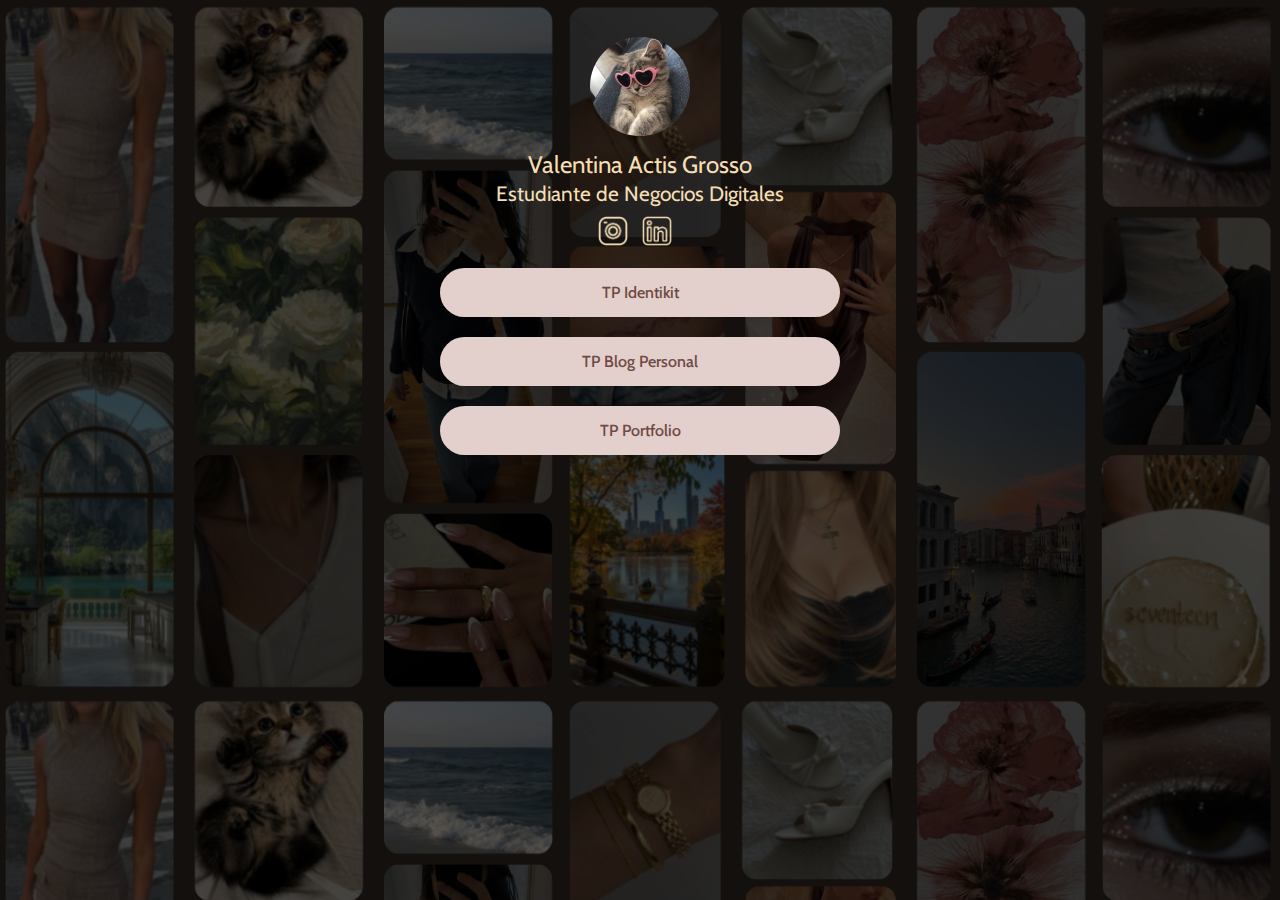
<file: index.html>
<!DOCTYPE html> 
<html lang="es">
<head>
    <meta charset="UTF-8">
    <meta name="viewport" content="width=device-width, initial-scale=1.0">
    <title>Mi Linktree</title>
    <link rel="icon" href="icono/icon3.png" type="image/png">
    <link rel="preconnect" href="https://fonts.googleapis.com">
    <link rel="preconnect" href="https://fonts.gstatic.com" crossorigin>
    <link href="https://fonts.googleapis.com/css2?family=Cabin:ital,wght@0,400..700;1,400..700&family=Poppins:ital,wght@0,100;0,200;0,300;0,400;0,500;0,600;0,700;0,800;0,900;1,100;1,200;1,300;1,400;1,500;1,600;1,700;1,800;1,900&display=swap" rel="stylesheet">
    <link href="https://fonts.googleapis.com/css2?family=Corben:wght@400;700&display=swap" rel="stylesheet">
    <link rel="stylesheet" href="styles.css">
</head>
<header>
    <img class="profile" src="imagenes/profile pic.jpg" alt="profile pic">
    <h1>Valentina Actis Grosso</h1>
    <h2>Estudiante de Negocios Digitales</h2>
    <ul class="redes sociales">
        <li>
            <a href="https://www.instagram.com/_valenag/" target="_blank">
                <img src="imagenes/instagram.png" alt="instagram" width="30">
            </a>
        </li>
        <li>
            <a href="https://www.linkedin.com/in/valentina-actis-grosso/" target="_blank">
                <img src="imagenes/linkedin.png" alt="instagram" width="30">
            </a>
        </li>
    </ul>
</header>
<nav>
    <ul>
        <li><a href="Identikit/index.html" target="_blank">TP Identikit</a></li>
        <li><a href="Blog Personal/index.html" target="_blank">TP Blog Personal</a></li>
        <li><a href="#">TP Portfolio</a></li>
    </ul>
</nav>
</file>
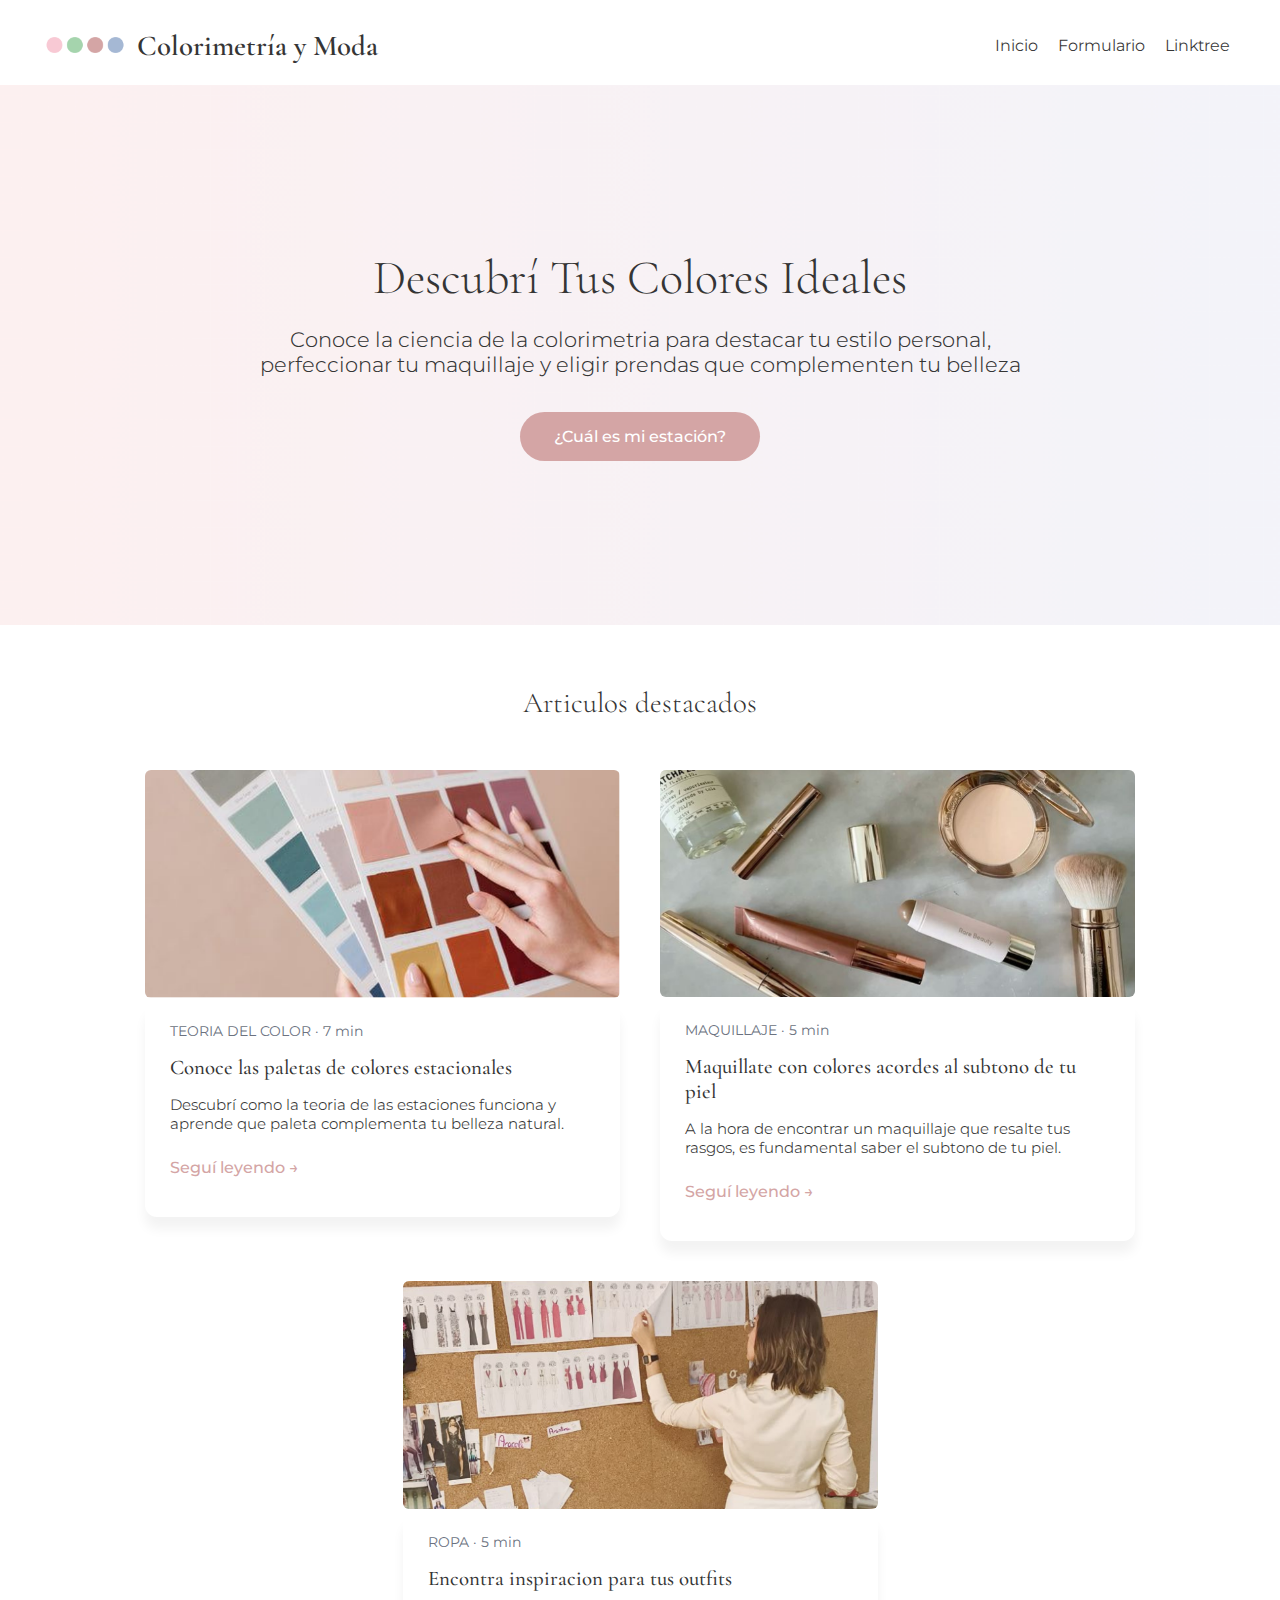
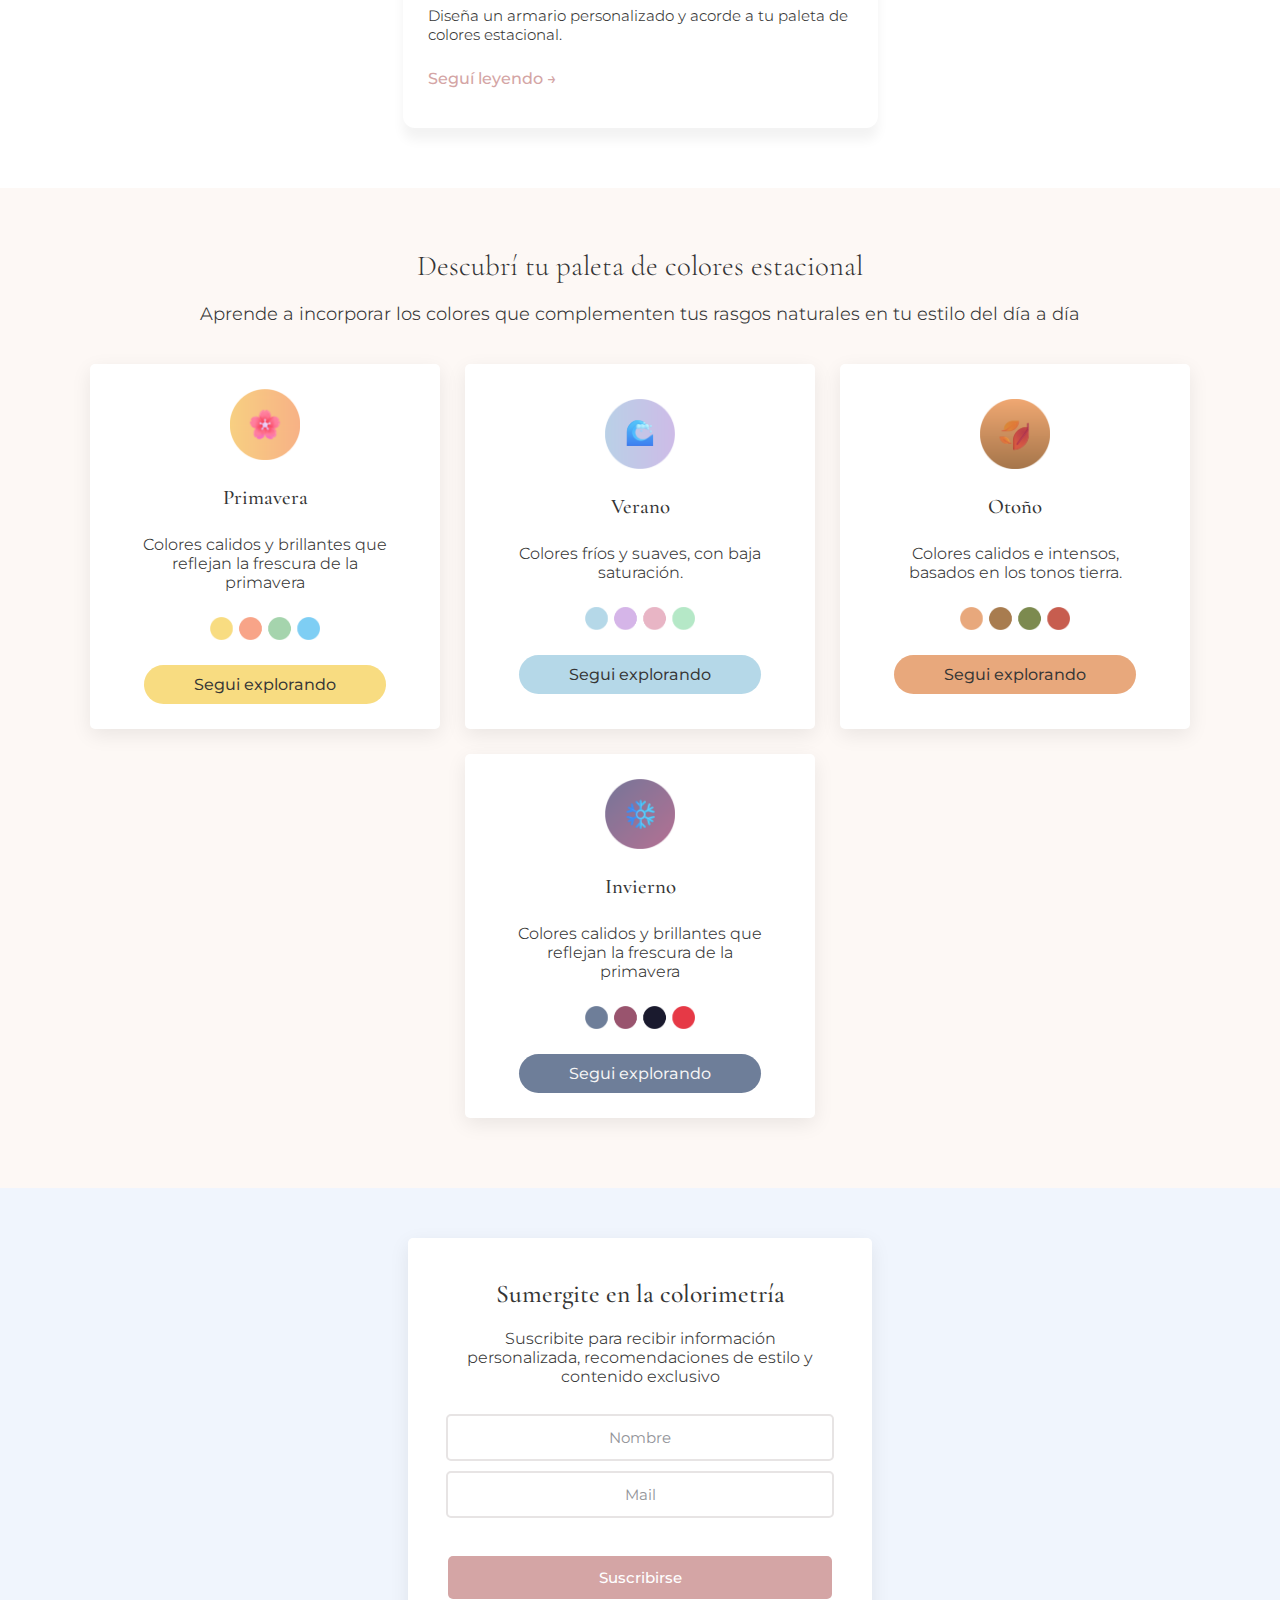
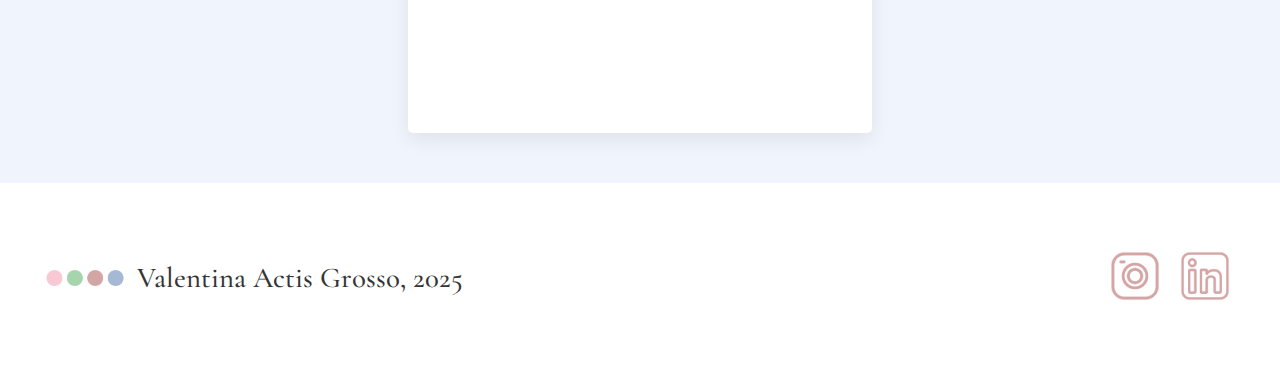
<file: Blog Personal/index.html>
<!DOCTYPE html> 
<html lang="es">
<head>
    <meta charset="UTF-8">
    <meta name="viewport" content="width=device-width, initial-scale=1.0">
    <title>Blog Personal</title>
    <link rel="icon" href="icono/icon3.png" type="image/png">
    <link rel="preconnect" href="https://fonts.googleapis.com">
    <link rel="preconnect" href="https://fonts.gstatic.com" crossorigin>
    <link href="https://fonts.googleapis.com/css2?family=Cormorant+Garamond:ital,wght@0,300..700;1,300..700&display=swap" rel="stylesheet">
    <link rel="preconnect" href="https://fonts.googleapis.com">
    <link rel="preconnect" href="https://fonts.gstatic.com" crossorigin>
    <link href="https://fonts.googleapis.com/css2?family=Montserrat:ital,wght@0,100..900;1,100..900&display=swap" rel="stylesheet">
    <link rel="stylesheet" href="styles.css">
</head>
<header>
    <div>
        <img src="imagenes/logo 2.png" alt="logo" width="80">
        <h1>Colorimetría y Moda</h1>
    </div>
    <nav>
        <ul>
           <li><a href="index.html">Inicio</a></li>
           <li><a href="#formulario">Formulario</a></li>
           <li><a href="../index.html" target="_blank">Linktree</a></li>
        </ul>
    </nav>
</header>
<body>
    <section class="main_image">
        <div>
            <h1>Descubrí Tus Colores Ideales</h1>
            <p>Conoce la ciencia de la colorimetria para destacar tu estilo personal, <br> perfeccionar tu maquillaje y eligir prendas que complementen tu belleza</p>
            <a href="articulo1.html">¿Cuál es mi estación?</a>
        </div>
    </section>
    <section class="ultimos_arts">
        <h2>Articulos destacados</h2>
        <div class="articulos">
            <article>
                <img src="imagenes/seasons4.png" alt="seasons" width="475">
                <div class="card">
                    <p class="tema">TEORIA DEL COLOR · 7 min</p>
                    <h3>Conoce las paletas de colores estacionales</h3>
                    <p>Descubrí como la teoria de las estaciones funciona y aprende que paleta complementa tu belleza natural.</p>
                    <a href="articulo1.html">Seguí leyendo →</a>
                </div>
            </article>
            <article>
                <img src="imagenes/makeup3.png" alt="seasons" width="475">
                <div class="card">
                    <p class="tema">MAQUILLAJE · 5 min</p>
                    <h3>Maquillate con colores acordes al subtono de tu piel</h3>
                    <p>A la hora de encontrar un maquillaje que resalte tus rasgos, es fundamental saber el subtono de tu piel. </p>
                    <a href="#">Seguí leyendo →</a>
                </div>
            </article>
            <article>
                <img src="imagenes/clothes3.png" alt="seasons" width="475">
                <div class="card">
                    <p class="tema">ROPA · 5 min</p>
                    <h3>Encontra inspiracion para tus outfits</h3>
                    <p>Diseña un armario personalizado y acorde a tu paleta de colores estacional. </p>
                    <a href="#">Seguí leyendo →</a>
                </div>
            </article>
        </div>
    </section>
    <section class="estaciones">
        <h2>Descubrí tu paleta de colores estacional</h2>
        <p style="font-size: 110%;">Aprende a incorporar los colores que complementen tus rasgos naturales en tu estilo del día a día</p>
        <div>
            <div class="cards_estaciones">
                <img src="imagenes/spring.logo.png" alt="spring logo" width="70px">
                <h3>Primavera</h3>
                <p>Colores calidos y brillantes que reflejan la frescura de la primavera</p>
                <img class="dots" src="imagenes/spring2.png" alt="puntos de colores" width="110px">
                <a href="primavera.html" style="background-color: rgb(248, 220, 129);">Segui explorando</a>
            </div>
            <div class="cards_estaciones">
                <img src="imagenes/summer.logo.png" alt="summer logo" width="70px">
                <h3>Verano</h3>
                <p>Colores fríos y suaves, con baja saturación.</p>
                <img class="dots" src="imagenes/summer2.png" alt="puntos de colores" width="110px">
                <a href="summer.html" style="background-color: rgb(181, 216, 232);">Segui explorando</a>
            </div>
            <div class="cards_estaciones">
                <img src="imagenes/autumn.logo.png" alt="autumn logo" width="70px">
                <h3>Otoño</h3>
                <p>Colores calidos e intensos, basados en los tonos tierra.</p>
                <img class="dots" src="imagenes/autumn2.png" alt="puntos de colores" width="110px">
                <a href="otoño.html" style="background-color: rgb(232, 168, 124);">Segui explorando</a>
            </div>
            <div class="cards_estaciones">
                <img src="imagenes/winter.logo.png" alt="winter logo" width="70px">
                <h3>Invierno</h3>
                <p>Colores calidos y brillantes que reflejan la frescura de la primavera</p>
                <img class="dots" src="imagenes/winter2.png" alt="puntos de colores" width="110px">
                <a href="#" style="background-color: rgb(110, 126, 153);color: whitesmoke;">Segui explorando</a>
            </div>
        </div>
    </section>
    <section id="formulario" class="formulario">
        <div>
            <h2>Sumergite en la colorimetría</h2>
            <h3>Suscribite para recibir información personalizada, recomendaciones de estilo y contenido exclusivo</h3>
            <p class="form">Nombre</p>
            <p class="form">Mail</p>
            <a href="#">Suscribirse</a>
        </div>
    </section>
    <footer>
        <div>
            <img src="imagenes/logo 2.png" alt="logo" width="80">
            <h1>Valentina Actis Grosso, 2025</h1>
        </div>
        <nav>
            <ul>
                <li><a href="https://www.instagram.com/_valenag/" target="_blank"><img src="imagenes/instagram.png" alt="ig" width="50px"></a></li>
                <li><a href="https://www.instagram.com/_valenag/" target="_blank"><img src="imagenes/linkedin.png" alt="ig" width="50px"></a></li>
           </ul>
        </nav>
    </footer>
</body>
</file>
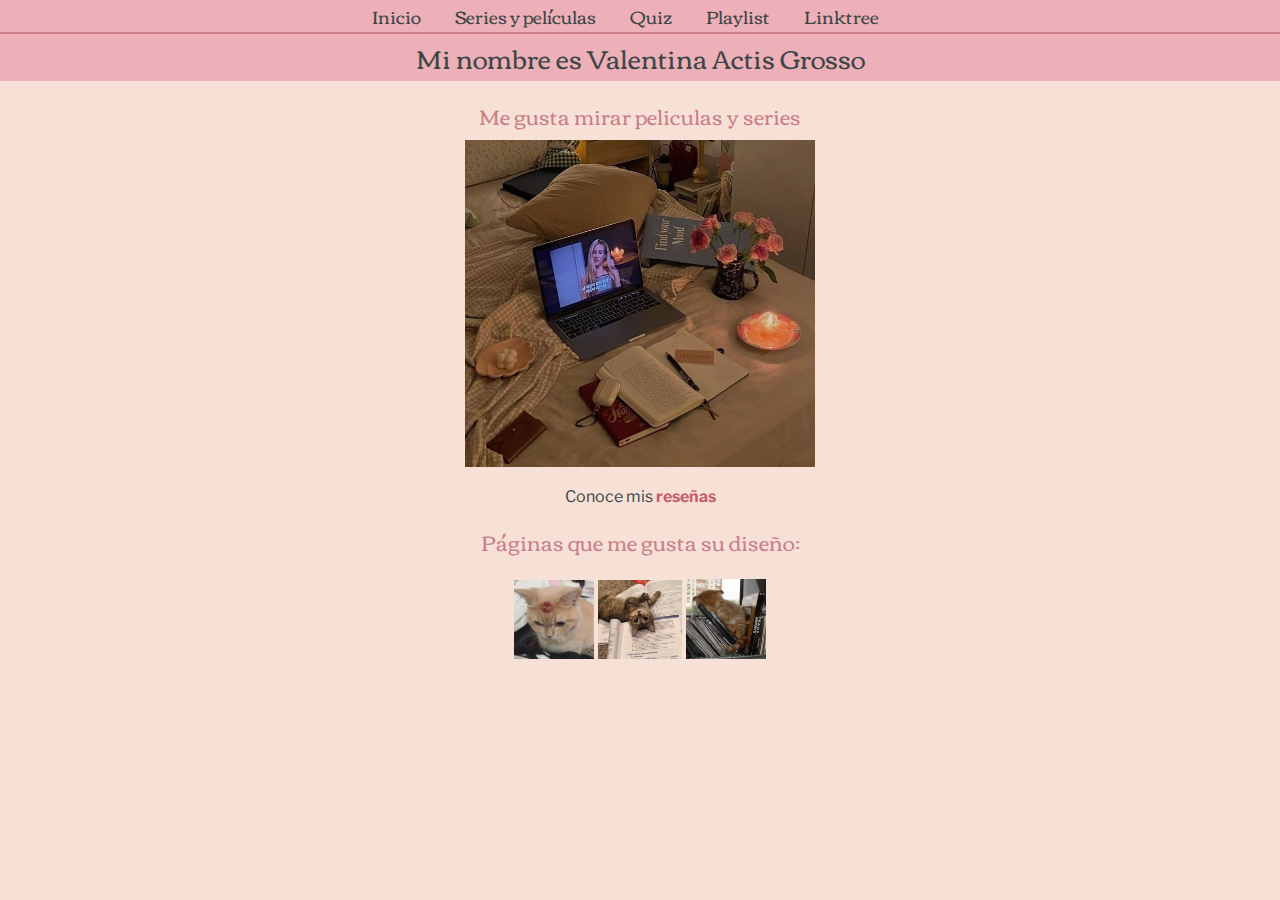
<file: Identikit/index.html>
<!DOCTYPE html> 
<html lang="es">
<head>
    <meta charset="UTF-8">
    <meta name="viewport" content="width=device-width, initial-scale=1.0">
    <title>Mi Página Web</title>
    <link rel="icon" href="icono/icon3.png" type="image/png">
    <link href="https://fonts.googleapis.com/css2?family=Libre+Franklin:ital,wght@0,100..900;1,100..900&display=swap" rel="stylesheet">
    <link rel="preconnect" href="https://fonts.googleapis.com">
    <link rel="preconnect" href="https://fonts.gstatic.com" crossorigin>
    <link href="https://fonts.googleapis.com/css2?family=Cormorant+Infant:ital,wght@0,300..700;1,300..700&display=swap" rel="stylesheet">
    <link rel="preconnect" href="https://fonts.googleapis.com">
    <link rel="preconnect" href="https://fonts.gstatic.com" crossorigin>
    <link href="https://fonts.googleapis.com/css2?family=Corben:wght@400;700&display=swap" rel="stylesheet">
    <link rel="stylesheet" href="styles.css">
</head>
<body>
    <nav>
        <ul>
           <li><a href="identikit.html">Inicio</a></li>
           <li><a href="index 2.html">Series y películas</a></li>
           <li><a href="quiz.html">Quiz</a></li>
           <li><a href="playlist.html">Playlist</a></li>
           <li><a href="../index.html">Linktree</a></li>
        </ul>
    </nav>
    <div class="linea"></div>
    <h1> Mi nombre es Valentina Actis Grosso </h1>
    <h2> Me gusta mirar peliculas y series </h3>
    <img src="imagenes/movies2.jpg" alt="movies" width="350">
    <p>Conoce mis <a class="reseñas" href="index 2.html">reseñas</a></p>
    <h3>Páginas que me gusta su diseño:</h3> <br>
    <a href="https://lemon.me/" target="_blank">
        <img src="imagenes/cutecat.jpg" alt="lemon" width="80.5">
    </a>
    <a href="https://es.duolingo.com/" target="_blank">
        <img src="imagenes/cutecat2.jpg" alt="duolingo" width="84">
    </a>
    </a>
    <a href="https://rembeauty.com/?srsltid=AfmBOoo4Q1hDLLB00bF452Fk4AGSXs5utW3PY6zR6gnqQkkXh50KSFEB" target="_blank">
        <img src="imagenes/cutecat4.jpg" alt="rem beauty" width="80">
    </a>
</body>
</html>
</file>
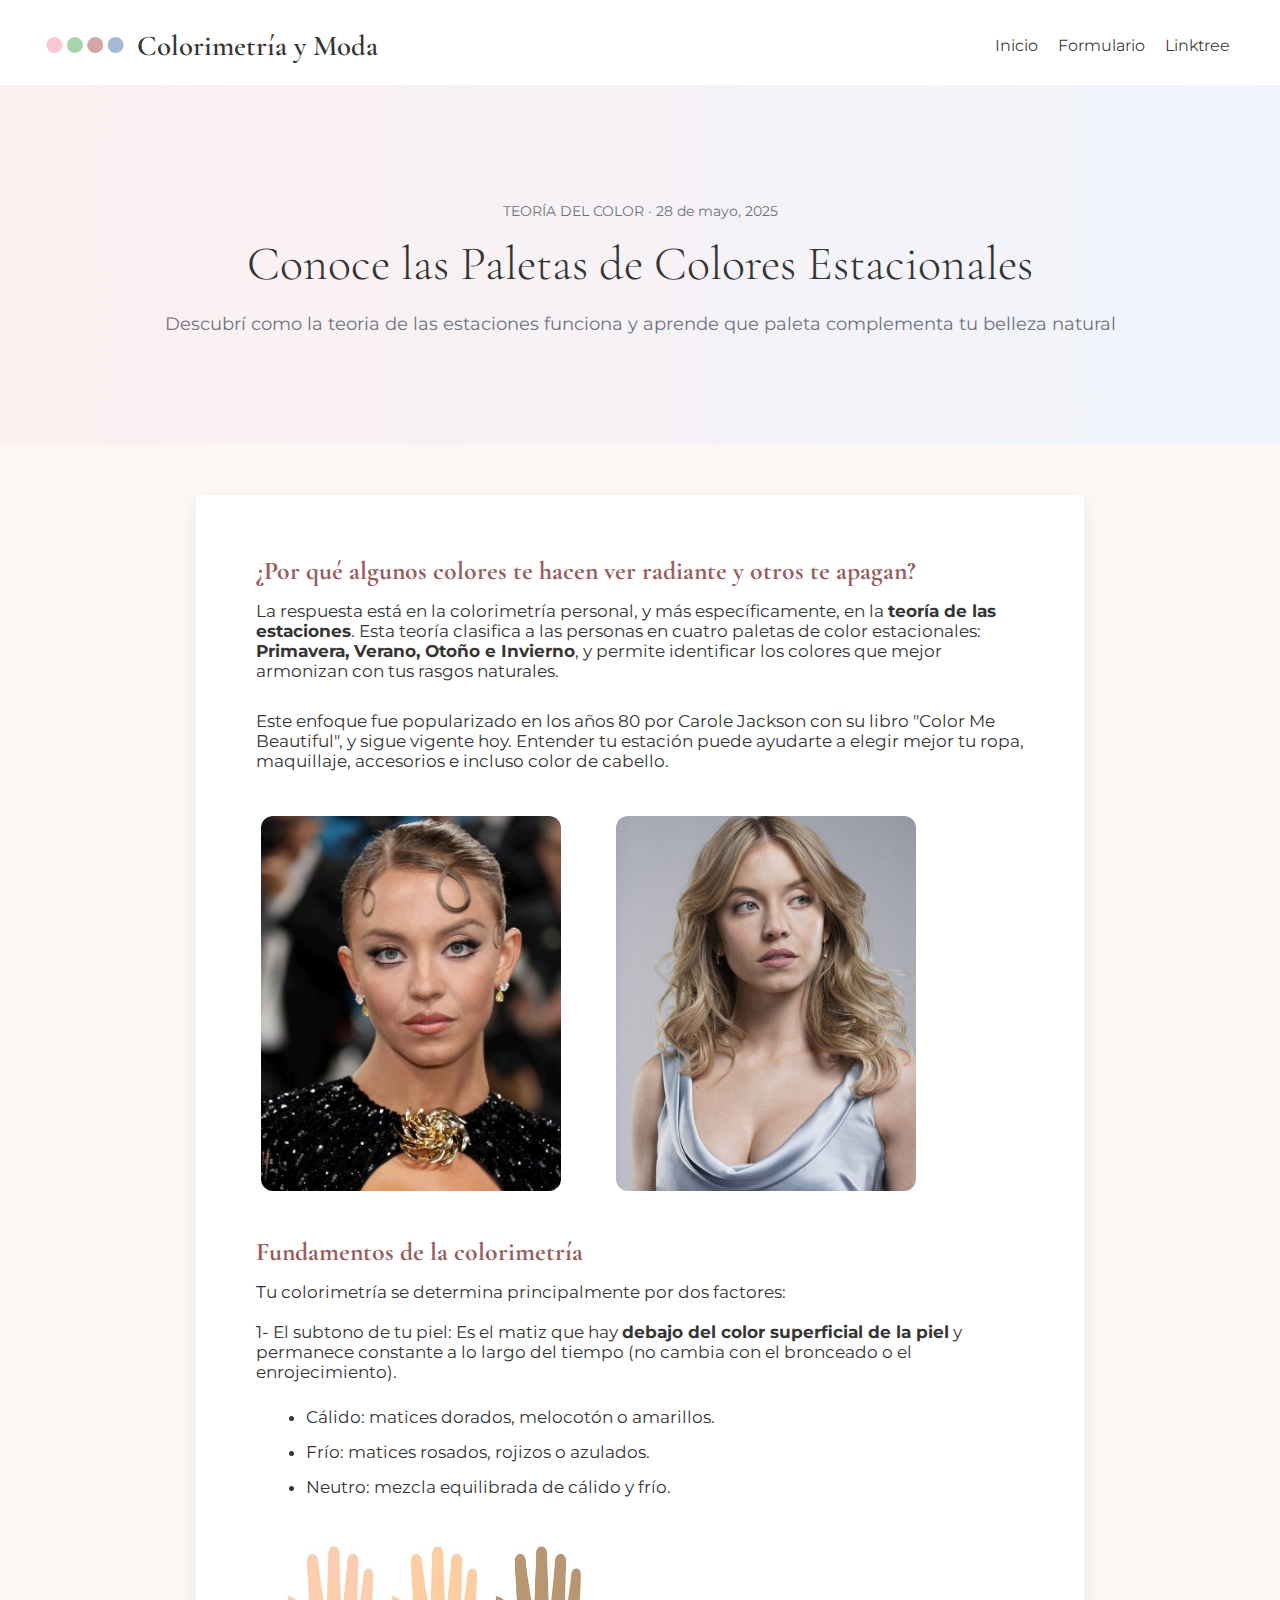
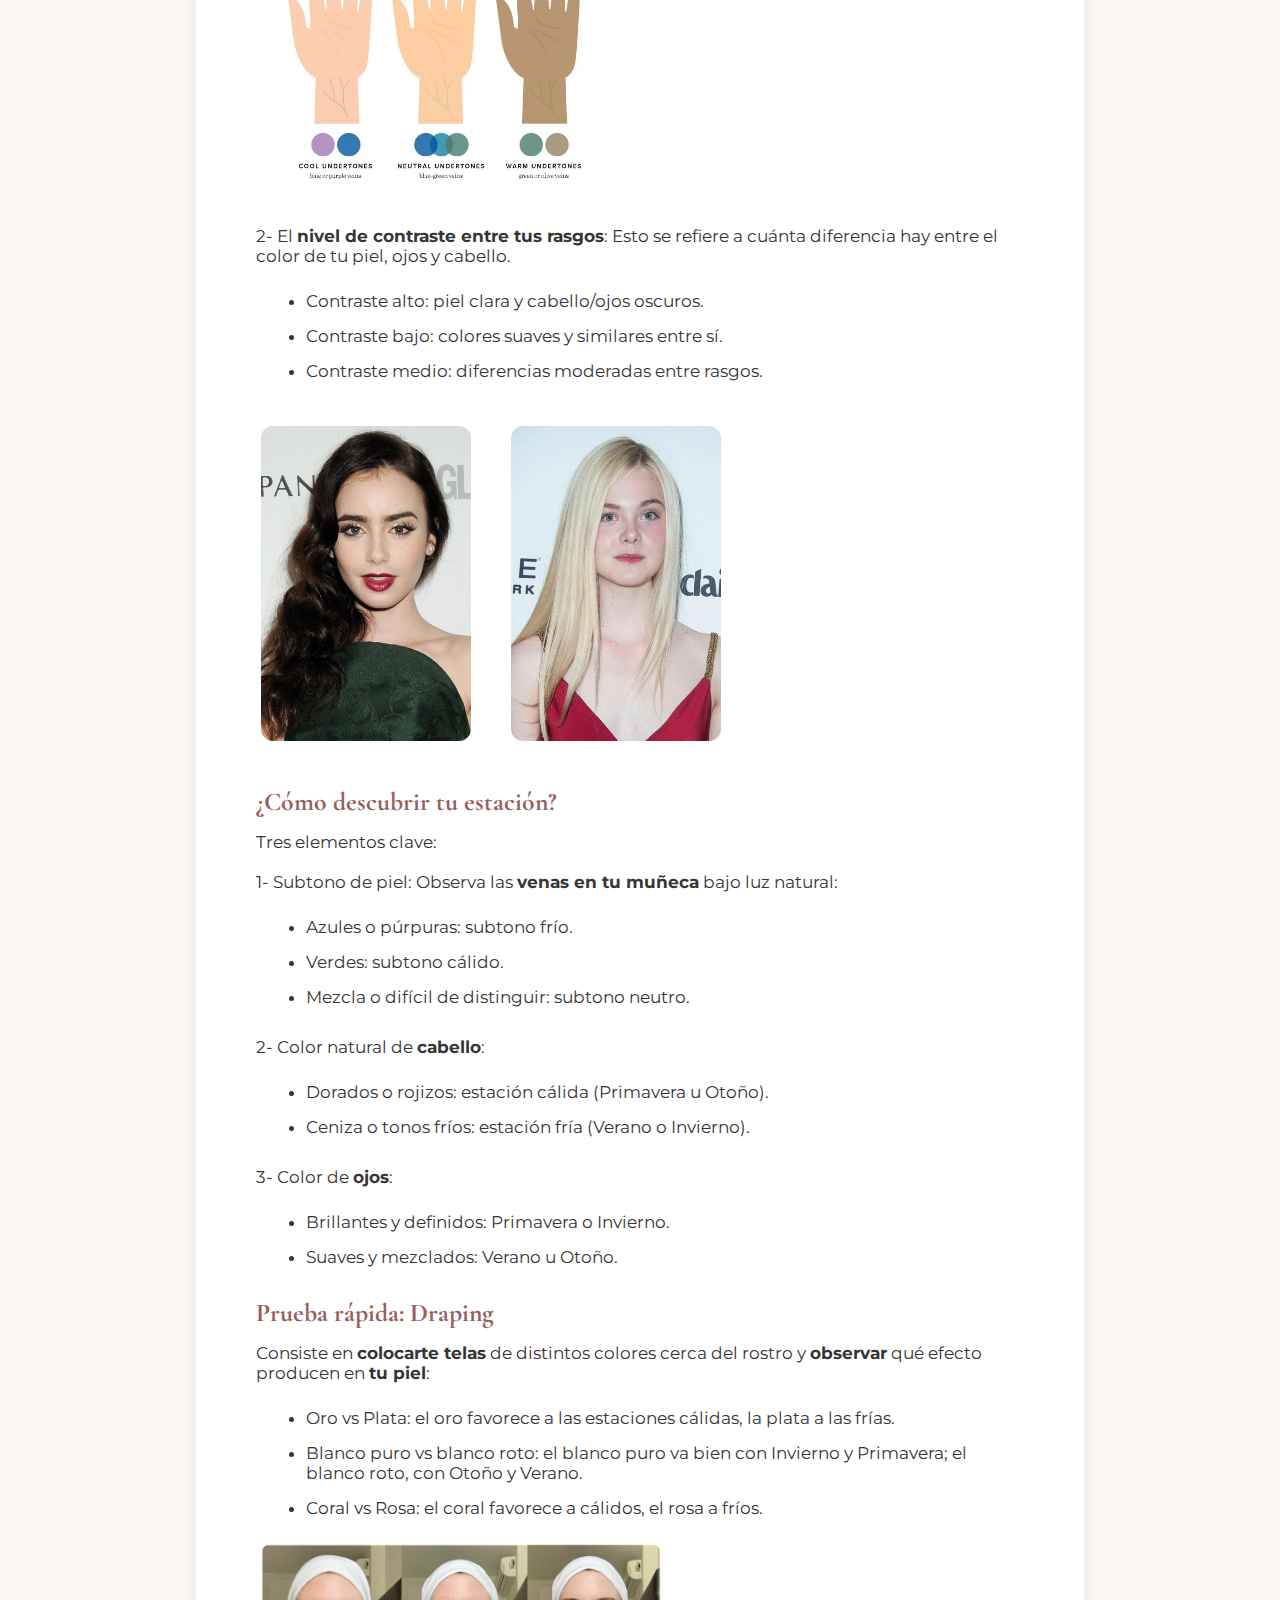
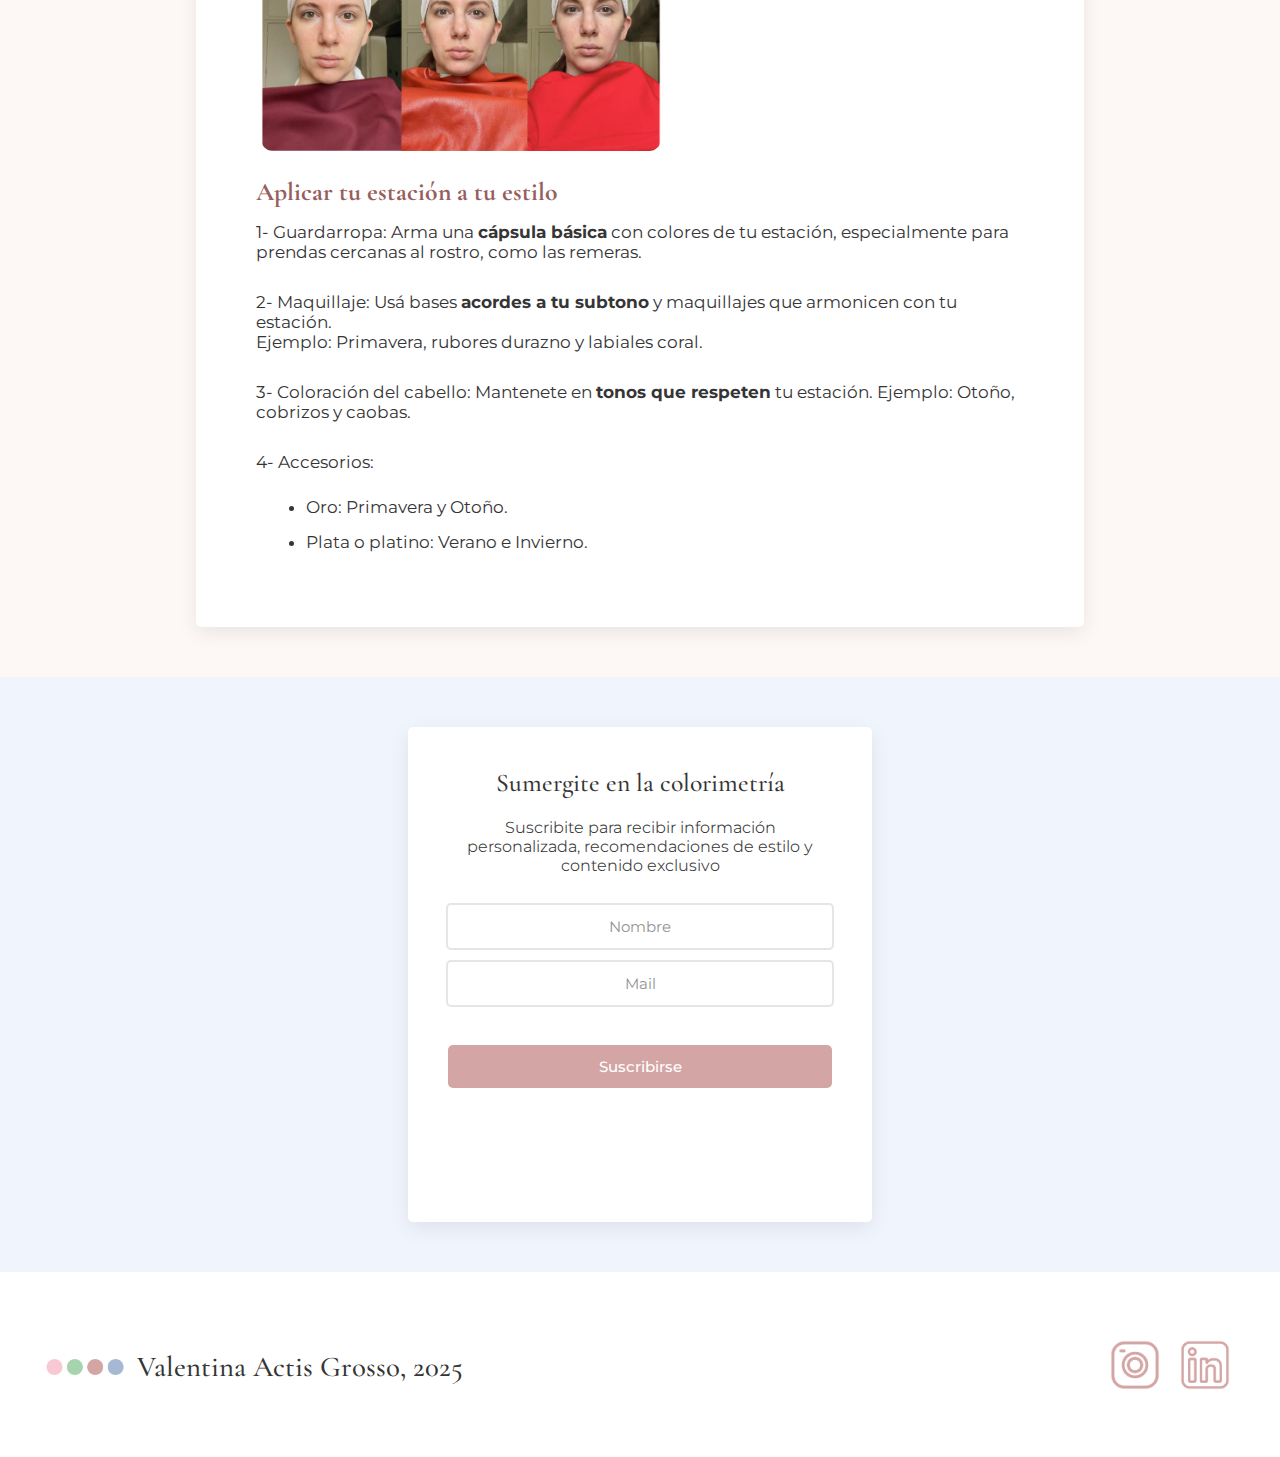
<file: Blog Personal/articulo1.html>
<!DOCTYPE html> 
<html lang="es">
<head>
    <meta charset="UTF-8">
    <meta name="viewport" content="width=device-width, initial-scale=1.0">
    <title>Blog Personal</title>
    <link rel="icon" href="icono/icon3.png" type="image/png">
    <link rel="preconnect" href="https://fonts.googleapis.com">
    <link rel="preconnect" href="https://fonts.gstatic.com" crossorigin>
    <link href="https://fonts.googleapis.com/css2?family=Cormorant+Garamond:ital,wght@0,300..700;1,300..700&display=swap" rel="stylesheet">
    <link rel="preconnect" href="https://fonts.googleapis.com">
    <link rel="preconnect" href="https://fonts.gstatic.com" crossorigin>
    <link href="https://fonts.googleapis.com/css2?family=Montserrat:ital,wght@0,100..900;1,100..900&display=swap" rel="stylesheet">
    <link rel="stylesheet" href="styles.css">
</head>
<header>
    <div>
        <img src="imagenes/logo 2.png" alt="logo" width="80">
    <h1>Colorimetría y Moda</h1>
    </div>
    <nav>
        <ul>
           <li><a href="index.html">Inicio</a></li>
           <li><a href="#formulario">Formulario</a></li>
           <li><a href="../index.html" target="_blank">Linktree</a></li>
        </ul>
    </nav>
</header>
<body>
    <section class="article_image">
        <div>
            <p>TEORÍA DEL COLOR · 28 de mayo, 2025</p>
            <h1>Conoce las Paletas de Colores Estacionales</h1>
            <p style="font-size: 110%;">Descubrí como la teoria de las estaciones funciona y aprende que paleta complementa tu belleza natural</p>
        </div>
    </section>
    <section class="article1">
        <div>
            <div class="text1">
                <h3 style="margin-top: 0px;">¿Por qué algunos colores te hacen ver radiante y otros te apagan?</h3>
                <p>
                    La respuesta está en la colorimetría personal, y más específicamente, en la <b>teoría de las estaciones</b>. Esta teoría clasifica a las personas en cuatro 
                    paletas de color estacionales: <b>Primavera, Verano, Otoño e Invierno</b>, y permite identificar los colores que mejor armonizan con tus rasgos naturales.
                </p>
                <p>Este enfoque fue popularizado en los años 80 por Carole Jackson con su libro "Color Me Beautiful", y sigue vigente hoy. 
                    Entender tu estación puede ayudarte a elegir mejor tu ropa, maquillaje, accesorios e incluso color de cabello.
                </p>
                <div class="sidney">
                <img src="imagenes/sidney1.jpg" alt="colordiagram" width="300px">
                <img src="imagenes/sidney2.jpg" alt="colordiagram" width="300px">
                </div>
                <h3>Fundamentos de la colorimetría</h3>
                <p>
                    Tu colorimetría se determina principalmente por dos factores: <br> <br>
                    1- El subtono de tu piel: Es el matiz que hay <b>debajo del color superficial de la piel</b> y permanece constante a lo largo 
                    del tiempo (no cambia con el bronceado o el enrojecimiento).
                </p>
                <ul>
                    <li>Cálido: matices dorados, melocotón o amarillos.</li>
                    <li>Frío: matices rosados, rojizos o azulados.</li>
                    <li>Neutro: mezcla equilibrada de cálido y frío.</li>
                </ul>
                <img src="imagenes/venas.jpg" alt="venas" width="350px">
                <p>
                    2- El <b>nivel de contraste entre tus rasgos</b>: Esto se refiere a cuánta diferencia hay entre el color de tu piel, ojos y cabello.</p>
                <ul>
                    <li>Contraste alto: piel clara y cabello/ojos oscuros.</li>
                    <li>Contraste bajo: colores suaves y similares entre sí.</li>
                    <li>Contraste medio: diferencias moderadas entre rasgos.</li>
                </ul>
                <div style="gap: 35px;" class="sidney">
                <img src="imagenes/lily4.jpg" alt="colordiagram" width="210px">
                <img src="imagenes/elle.webp" alt="colordiagram" width="210px">
                </div>
                <h3>¿Cómo descubrir tu estación?</h3>
                <p>
                    Tres elementos clave: <br> <br>
                    1- Subtono de piel: Observa las <b>venas en tu muñeca</b> bajo luz natural:
                </p>
                <ul>
                    <li>Azules o púrpuras: subtono frío.</li>
                    <li>Verdes: subtono cálido.</li>
                    <li>Mezcla o difícil de distinguir: subtono neutro.</li>
                </ul>
                <p>
                    2- Color natural de <b>cabello</b>:
                </p>
                <ul>
                    <li>Dorados o rojizos: estación cálida (Primavera u Otoño).</li>
                    <li>Ceniza o tonos fríos: estación fría (Verano o Invierno).</li>
                </ul>
                <p>
                    3- Color de <b>ojos</b>:
                </p>
                <ul>
                    <li>Brillantes y definidos: Primavera o Invierno.</li>
                    <li>Suaves y mezclados: Verano u Otoño.</li>
                </ul>
                <h3>Prueba rápida: Draping</h3>
                <p>Consiste en <b>colocarte telas</b> de distintos colores cerca del rostro y <b>observar</b>
                qué efecto producen en <b>tu piel</b>:</p>
                <ul>
                    <li>Oro vs Plata: el oro favorece a las estaciones cálidas, la plata a las frías.</li>
                    <li>Blanco puro vs blanco roto: el blanco puro va bien con Invierno y Primavera; el blanco roto, con Otoño y Verano.</li>
                    <li>Coral vs Rosa: el coral favorece a cálidos, el rosa a fríos.</li>
                </ul>
                <img src="imagenes/draping.png" alt="draping" width="400px">
                <h3>Aplicar tu estación a tu estilo</h3>
                <p>1- Guardarropa: Arma una <b>cápsula básica</b> con colores de tu estación, especialmente 
                para prendas cercanas al rostro, como las remeras.</p>
                <p>2- Maquillaje: Usá bases <b>acordes a tu subtono</b> y maquillajes que armonicen con tu estación. <br>
                Ejemplo: Primavera, rubores durazno y labiales coral.</p>
                <p>3- Coloración del cabello: Mantenete en <b>tonos que respeten</b> tu estación.
                Ejemplo: Otoño, cobrizos y caobas.</p>
                <p>4- Accesorios:</p>
                <ul>
                    <li>Oro: Primavera y Otoño.</li>
                    <li>Plata o platino: Verano e Invierno.</li>
                </ul>
            </div>
        </div>
    </section>
        </section>
    <section id="formulario" class="formulario">
        <div>
            <h2>Sumergite en la colorimetría</h2>
            <h3>Suscribite para recibir información personalizada, recomendaciones de estilo y contenido exclusivo</h3>
            <p class="form">Nombre</p>
            <p class="form">Mail</p>
            <a href="#">Suscribirse</a>
        </div>
    </section>
    <footer>
        <div>
            <img src="imagenes/logo 2.png" alt="logo" width="80">
            <h1>Valentina Actis Grosso, 2025</h1>
        </div>
        <nav>
            <ul>
                <li><a href="https://www.instagram.com/_valenag/" target="_blank"><img src="imagenes/instagram.png" alt="ig" width="50px"></a></li>
                <li><a href="https://www.instagram.com/_valenag/" target="_blank"><img src="imagenes/linkedin.png" alt="ig" width="50px"></a></li>
           </ul>
        </nav>
    </footer>
</body>
</file>
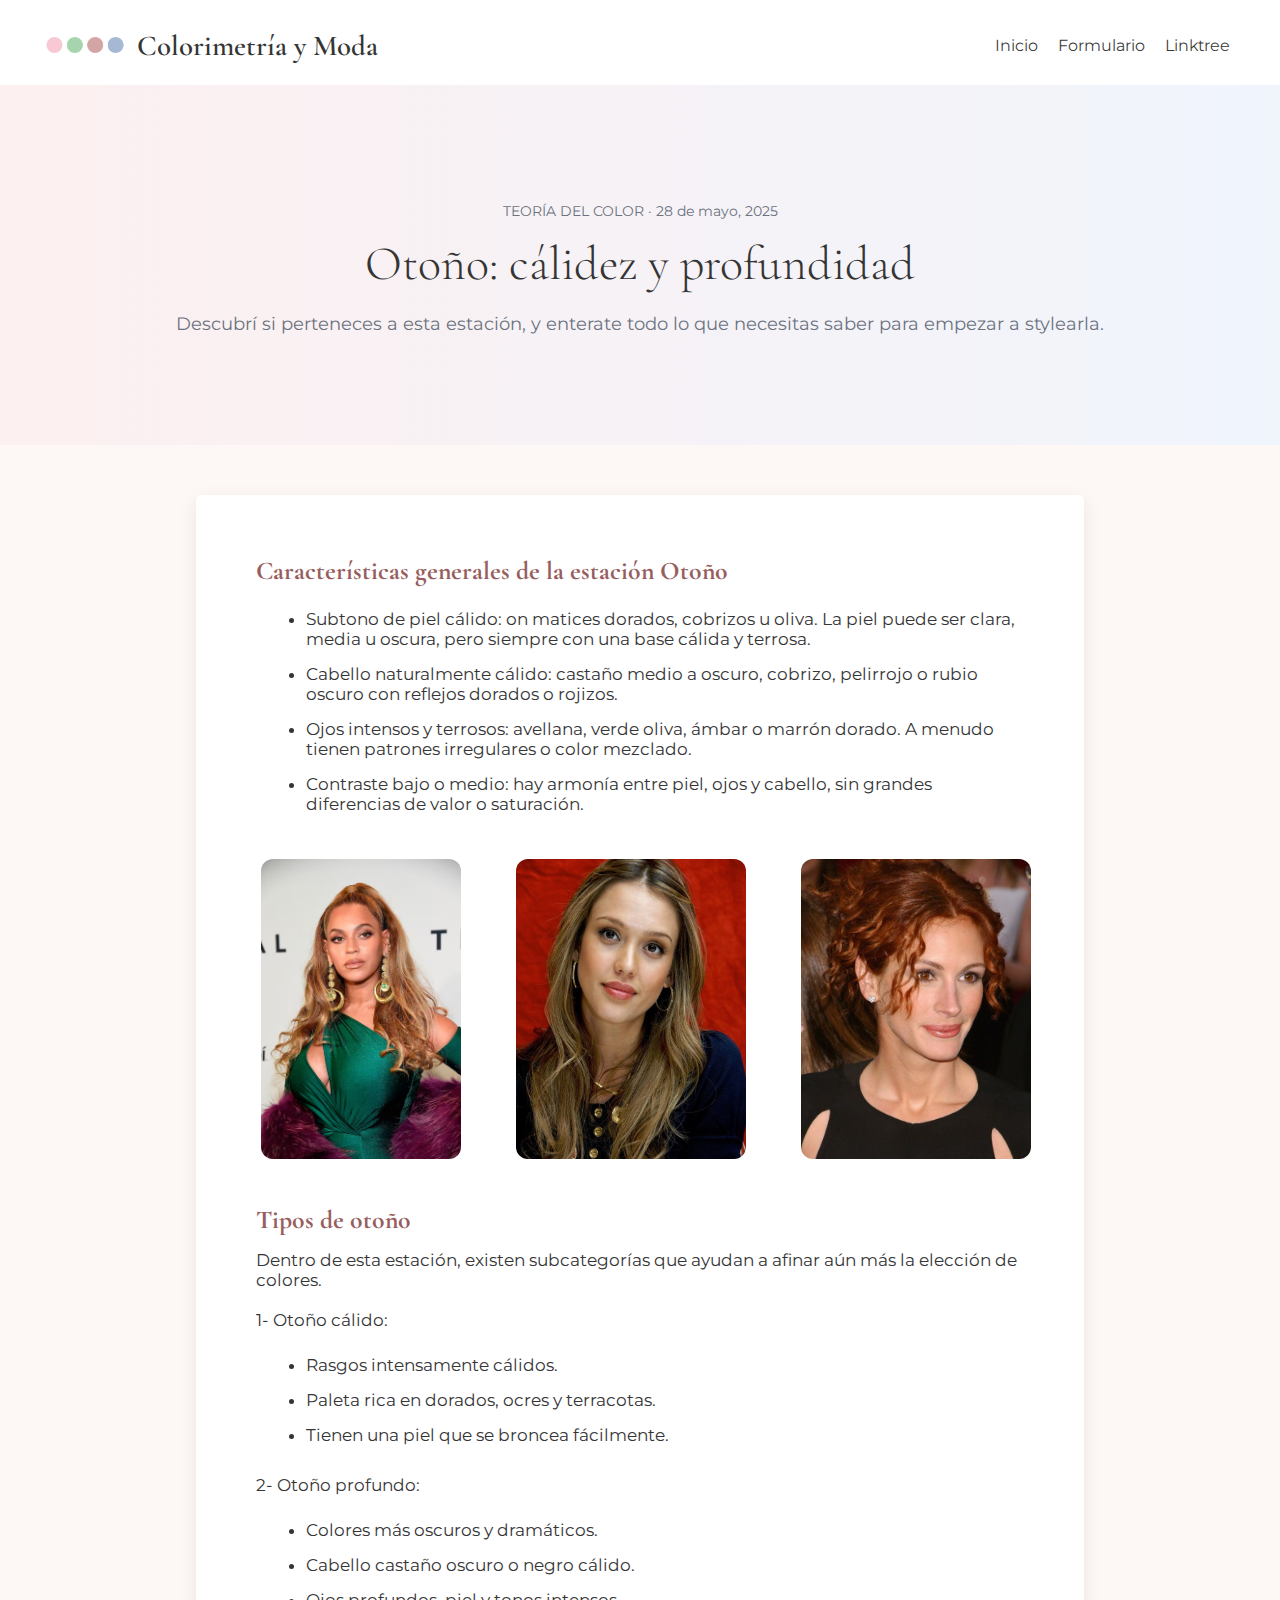
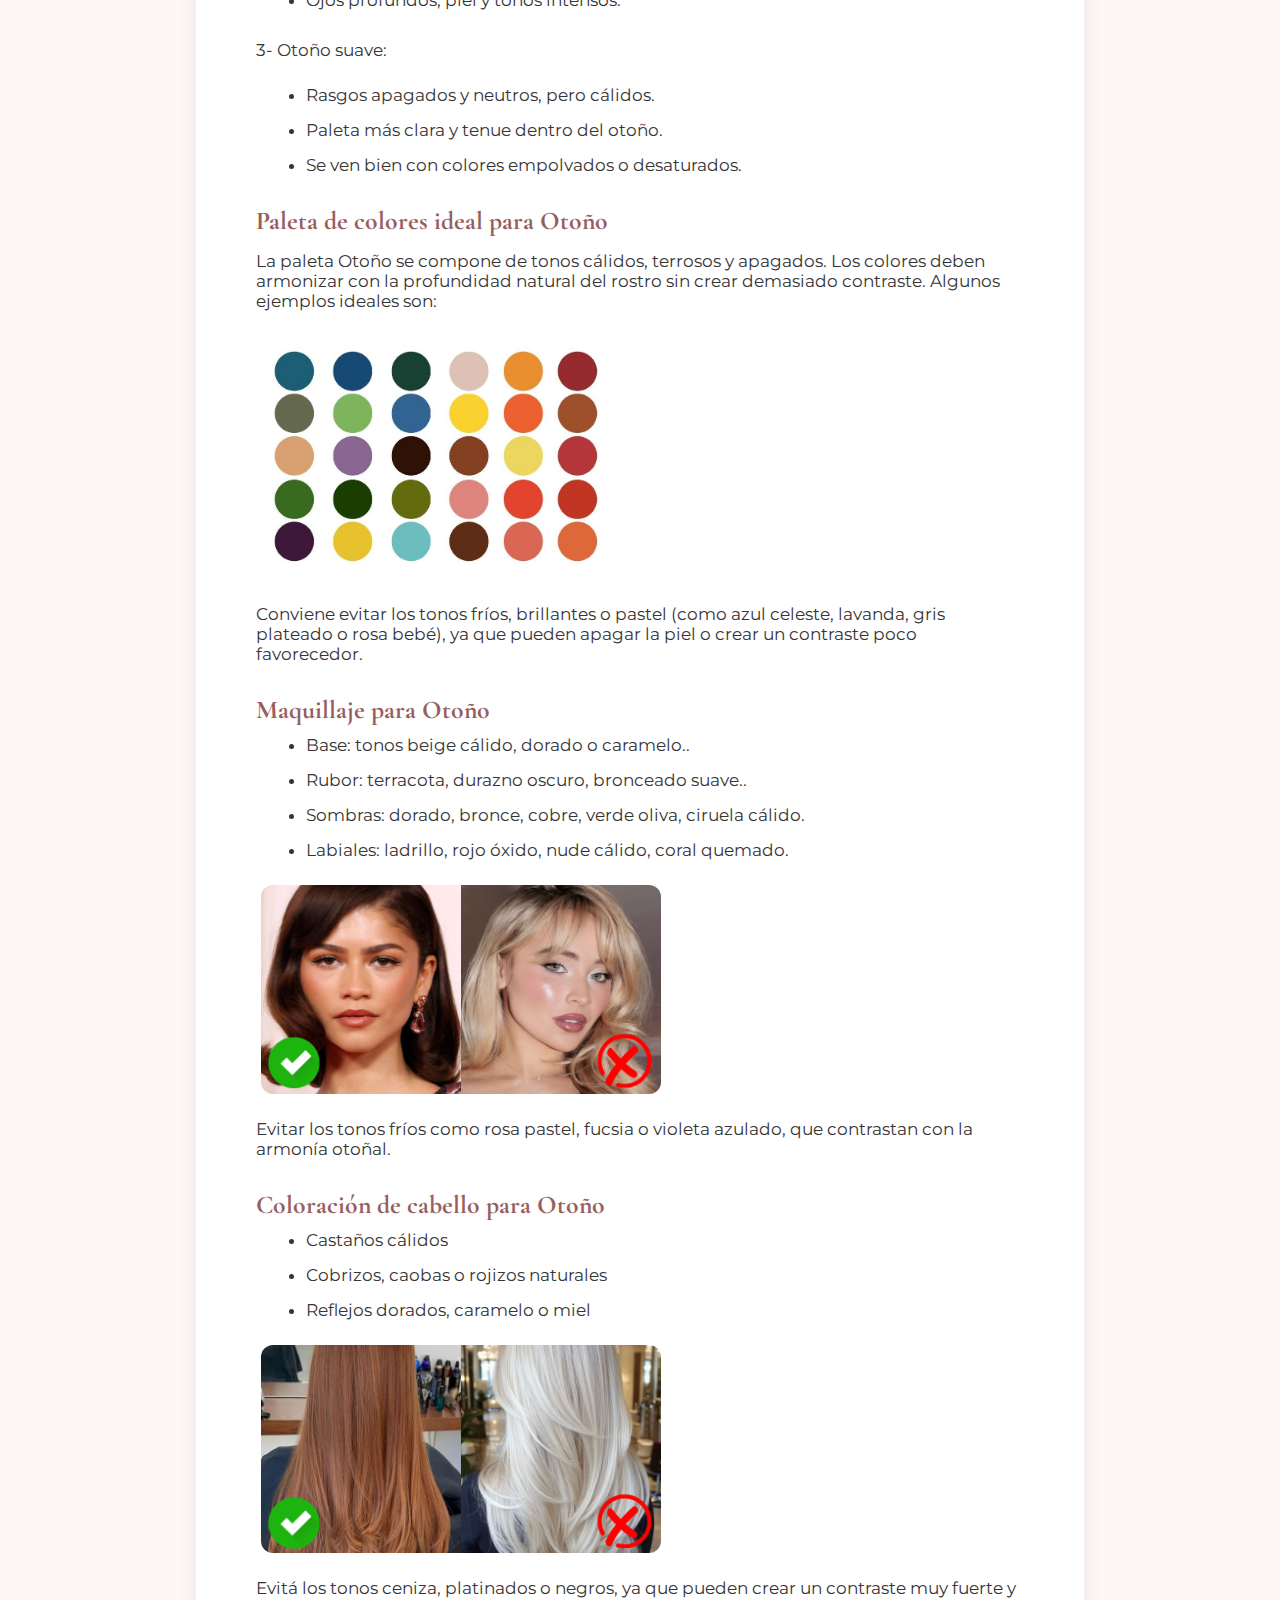
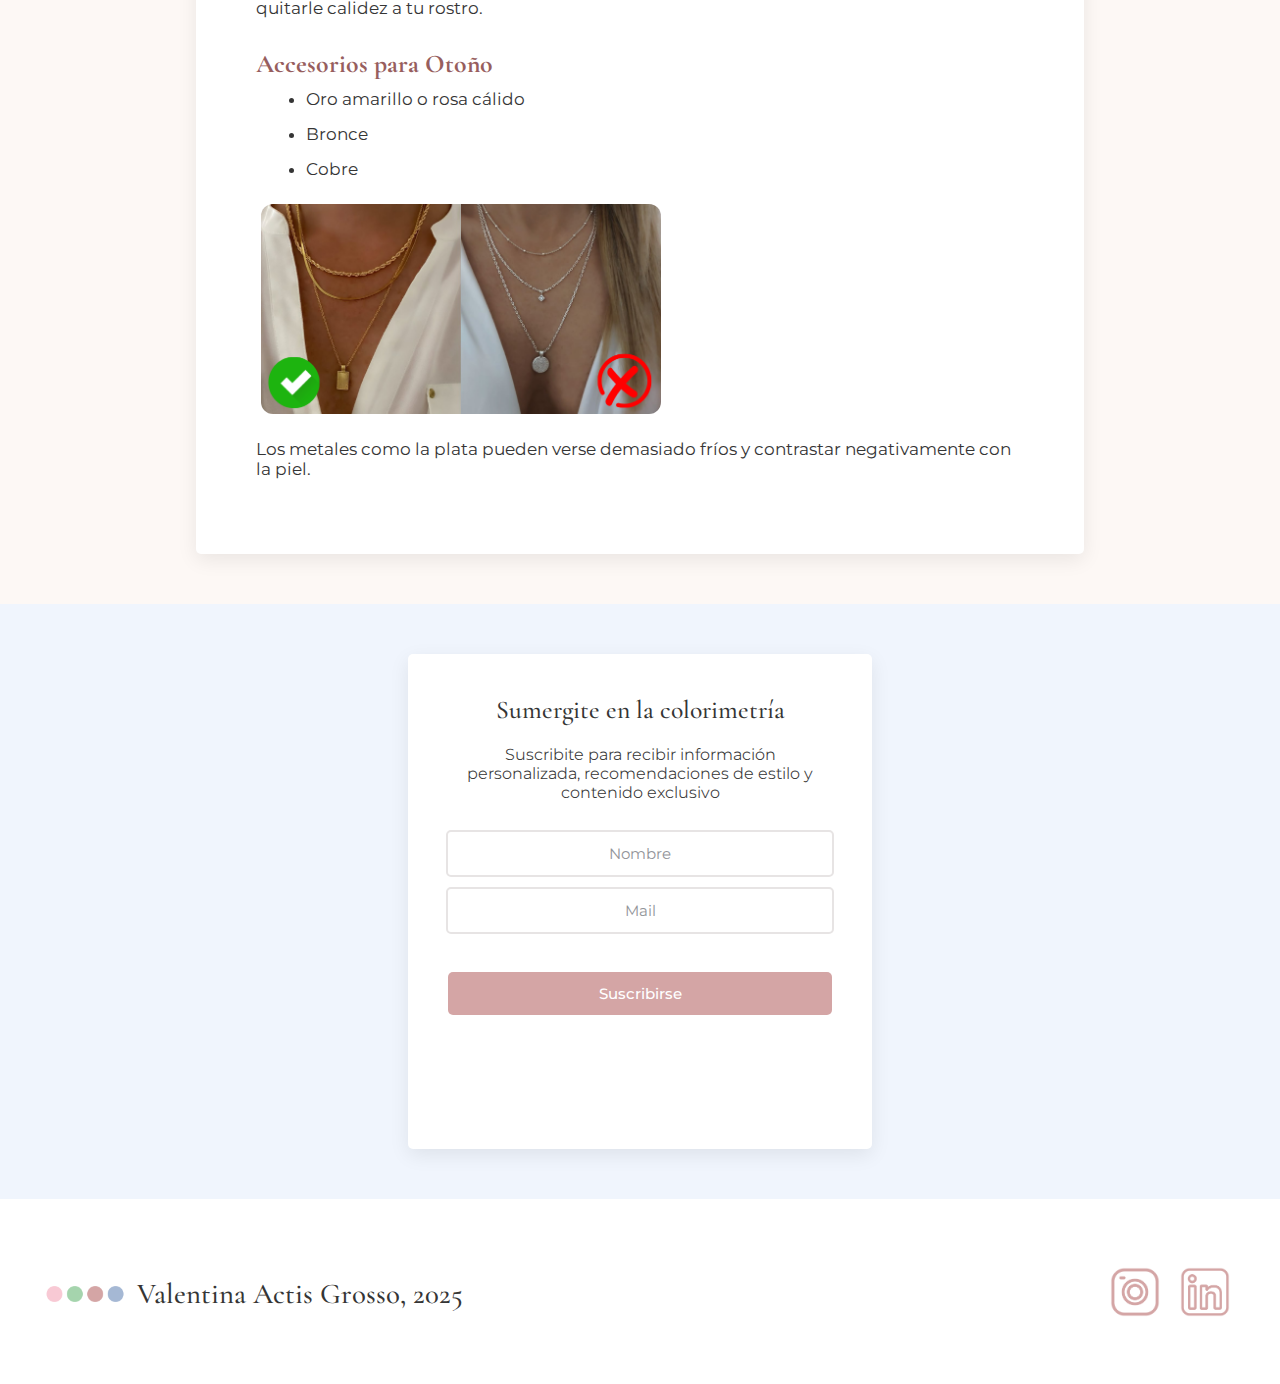
<file: Blog Personal/invierno.html>
<!DOCTYPE html> 
<html lang="es">
<head>
    <meta charset="UTF-8">
    <meta name="viewport" content="width=device-width, initial-scale=1.0">
    <title>Blog Personal</title>
    <link rel="icon" href="icono/icon3.png" type="image/png">
    <link rel="preconnect" href="https://fonts.googleapis.com">
    <link rel="preconnect" href="https://fonts.gstatic.com" crossorigin>
    <link href="https://fonts.googleapis.com/css2?family=Cormorant+Garamond:ital,wght@0,300..700;1,300..700&display=swap" rel="stylesheet">
    <link rel="preconnect" href="https://fonts.googleapis.com">
    <link rel="preconnect" href="https://fonts.gstatic.com" crossorigin>
    <link href="https://fonts.googleapis.com/css2?family=Montserrat:ital,wght@0,100..900;1,100..900&display=swap" rel="stylesheet">
    <link rel="stylesheet" href="styles.css">
</head>
<header>
    <div>
        <img src="imagenes/logo 2.png" alt="logo" width="80">
    <h1>Colorimetría y Moda</h1>
    </div>
    <nav>
        <ul>
           <li><a href="index.html">Inicio</a></li>
           <li><a href="#formulario">Formulario</a></li>
           <li><a href="../index.html" target="_blank">Linktree</a></li>
        </ul>
    </nav>
</header>
<body>
    <section class="article_image">
        <div>
            <p>TEORÍA DEL COLOR · 28 de mayo, 2025</p>
            <h1>Otoño: cálidez y profundidad</h1>
            <p style="font-size: 110%;">Descubrí si perteneces a esta estación, y enterate todo lo que necesitas saber para empezar a stylearla.</p>
        </div>
    </section>
    <section class="article1">
        <div>
            <div class="text1">
                <h3 style="margin-top: 0px;">Características generales de la estación Otoño</h3>
                <ul style="margin-top: 13px;">
                    <li>Subtono de piel cálido: on matices dorados, cobrizos u oliva. La piel puede ser clara, media u oscura, pero siempre con una base cálida y terrosa.</li>
                    <li>Cabello naturalmente cálido: castaño medio a oscuro, cobrizo, pelirrojo o rubio oscuro con reflejos dorados o rojizos.</li>
                    <li>Ojos intensos y terrosos: avellana, verde oliva, ámbar o marrón dorado. A menudo tienen patrones irregulares o color mezclado.</li>
                    <li>Contraste bajo o medio: hay armonía entre piel, ojos y cabello, sin grandes diferencias de valor o saturación.</li>
                </ul>
                <div class="sidney">
                <img src="imagenes/beyonce.avif" alt="colordiagram" width="200px">
                <img src="imagenes/jessica2.jpg" alt="colordiagram" width="230px">
                <img src="imagenes/julia2.jpg" alt="colordiagram" width="230px">
                </div>
                <h3>Tipos de otoño</h3>
                <p>
                    Dentro de esta estación, existen subcategorías que ayudan a afinar aún más la elección de colores. <br> <br>
                    1- Otoño cálido:
                </p>
                <ul>
                    <li>Rasgos intensamente cálidos.</li>
                    <li>Paleta rica en dorados, ocres y terracotas.</li>
                    <li>Tienen una piel que se broncea fácilmente.</li>
                </ul>
                <p>
                    2- Otoño profundo:
                </p>
                <ul>
                    <li>Colores más oscuros y dramáticos.</li>
                    <li>Cabello castaño oscuro o negro cálido.</li>
                    <li>Ojos profundos, piel y tonos intensos.</li>
                </ul>
                <p>
                    3- Otoño suave:
                </p>
                <ul>
                    <li>Rasgos apagados y neutros, pero cálidos.</li>
                    <li>Paleta más clara y tenue dentro del otoño.</li>
                    <li>Se ven bien con colores empolvados o desaturados.</li>
                </ul>
                <h3>Paleta de colores ideal para Otoño</h3>
                <p>
                   La paleta Otoño se compone de tonos cálidos, terrosos y apagados. Los colores deben armonizar con la profundidad 
                   natural del rostro sin crear demasiado contraste. Algunos ejemplos ideales son:
                </p>
                <img src="imagenes/autumnpallete.jpg" alt="paleta" width="350px">
                <p>
                    Conviene evitar los tonos fríos, brillantes o pastel (como azul celeste, lavanda, gris plateado o rosa bebé), 
                    ya que pueden apagar la piel o crear un contraste poco favorecedor.
                </p>
                <h3>Maquillaje para Otoño</h3>
                <ul>
                    <li>Base: tonos beige cálido, dorado o caramelo..</li>
                    <li>Rubor: terracota, durazno oscuro, bronceado suave..</li>
                    <li>Sombras: dorado, bronce, cobre, verde oliva, ciruela cálido.</li>
                    <li>Labiales: ladrillo, rojo óxido, nude cálido, coral quemado.</li>
                </ul>
                <img src="imagenes/autumnmakeup.png" alt="maquillaje" width="400px">
                <p>Evitar los tonos fríos como rosa pastel, fucsia o violeta azulado, que contrastan con la armonía otoñal.</p>
                <h3>Coloración de cabello para Otoño</h3>
                <ul>
                    <li>Castaños cálidos</li>
                    <li>Cobrizos, caobas o rojizos naturales</li>
                    <li>Reflejos dorados, caramelo o miel</li>
                </ul>
                <img src="imagenes/autumnhair.png" alt="pelo" width="400px">
                <p>Evitá los tonos ceniza, platinados o negros, ya que pueden crear un contraste muy fuerte y quitarle calidez a tu rostro.</p>
                <h3>Accesorios para Otoño</h3>
                <ul>
                    <li>Oro amarillo o rosa cálido</li>
                    <li>Bronce</li>
                    <li>Cobre</li>
                </ul>
                <img src="imagenes/autumnjewlery.png" alt="accesorios" width="400px">
                <p>Los metales como la plata pueden verse demasiado fríos y contrastar negativamente con la piel.</p>
            </div>
        </div>
    </section>
        </section>
    <section id="formulario" class="formulario">
        <div>
            <h2>Sumergite en la colorimetría</h2>
            <h3>Suscribite para recibir información personalizada, recomendaciones de estilo y contenido exclusivo</h3>
            <p class="form">Nombre</p>
            <p class="form">Mail</p>
            <a href="#">Suscribirse</a>
        </div>
    </section>
    <footer>
        <div>
            <img src="imagenes/logo 2.png" alt="logo" width="80">
            <h1>Valentina Actis Grosso, 2025</h1>
        </div>
        <nav>
            <ul>
                <li><a href="https://www.instagram.com/_valenag/" target="_blank"><img src="imagenes/instagram.png" alt="ig" width="50px"></a></li>
                <li><a href="https://www.instagram.com/_valenag/" target="_blank"><img src="imagenes/linkedin.png" alt="ig" width="50px"></a></li>
           </ul>
        </nav>
    </footer>
</body>
</file>
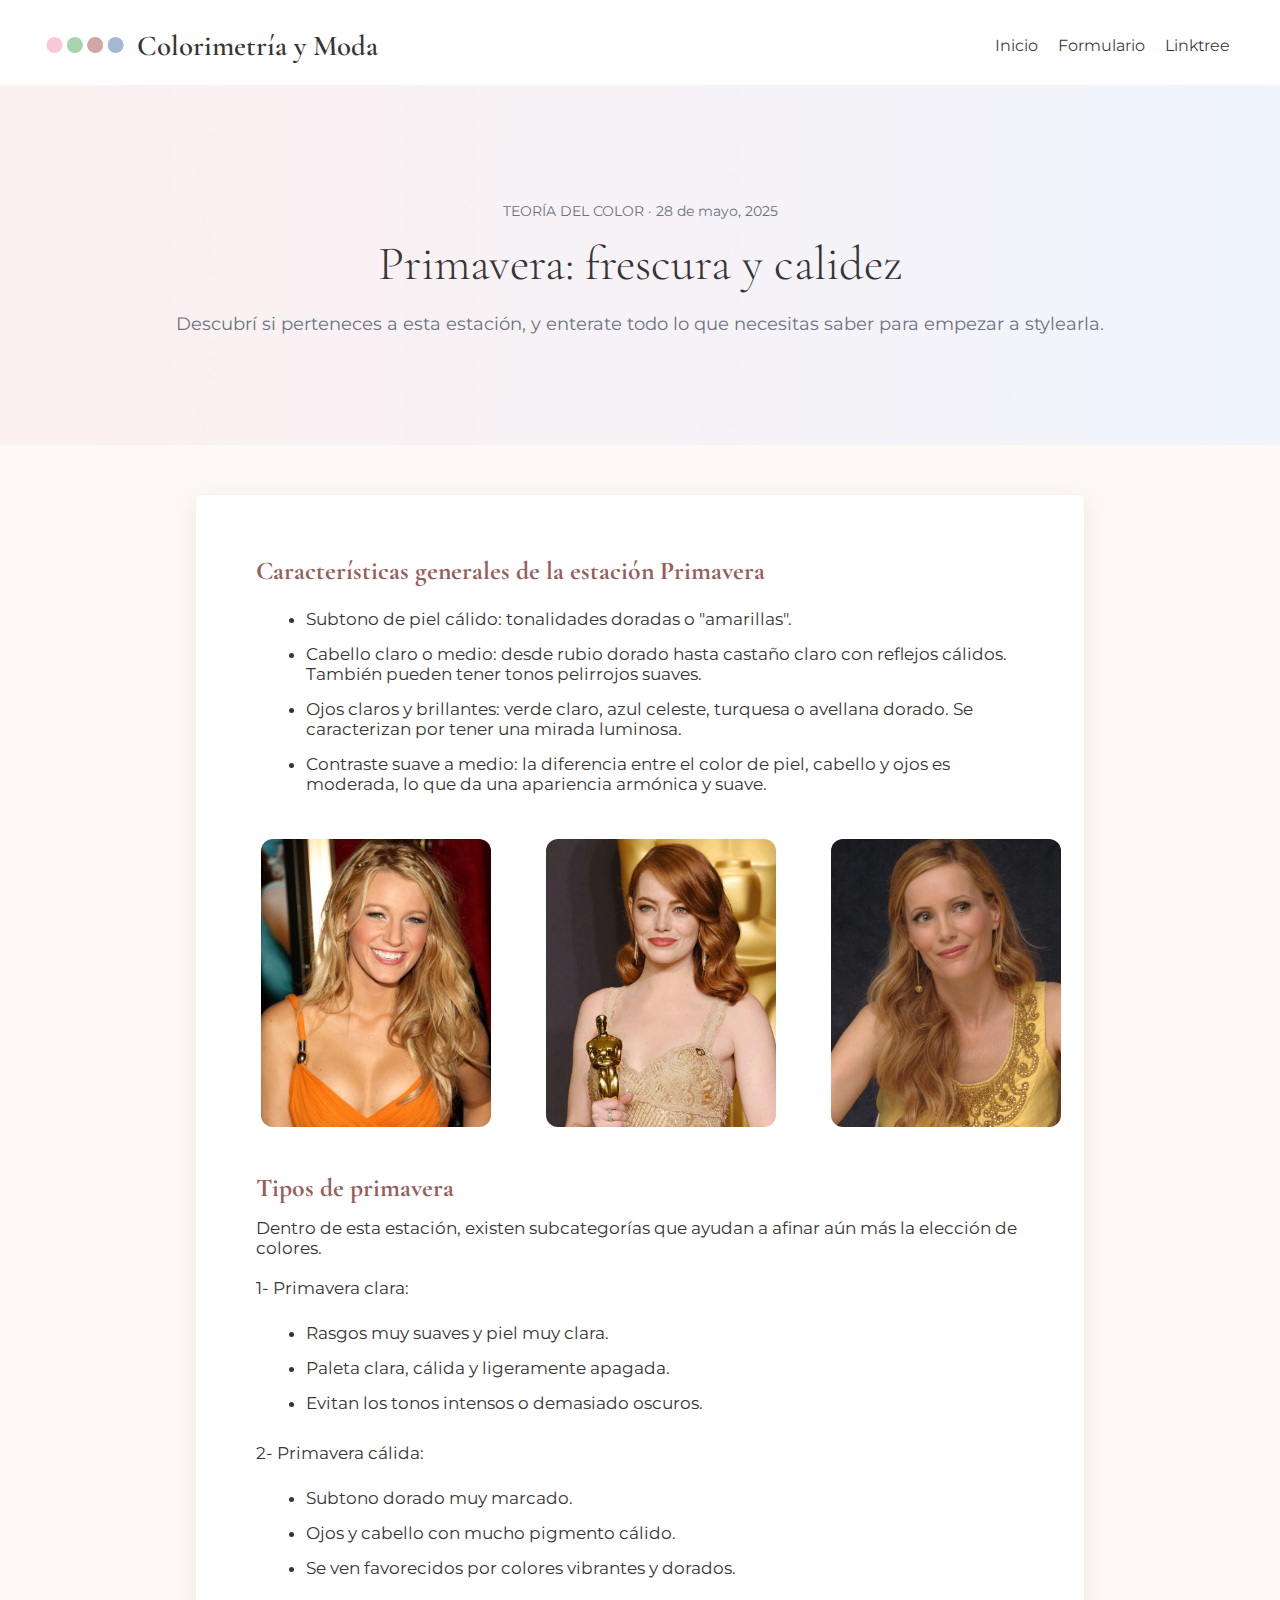
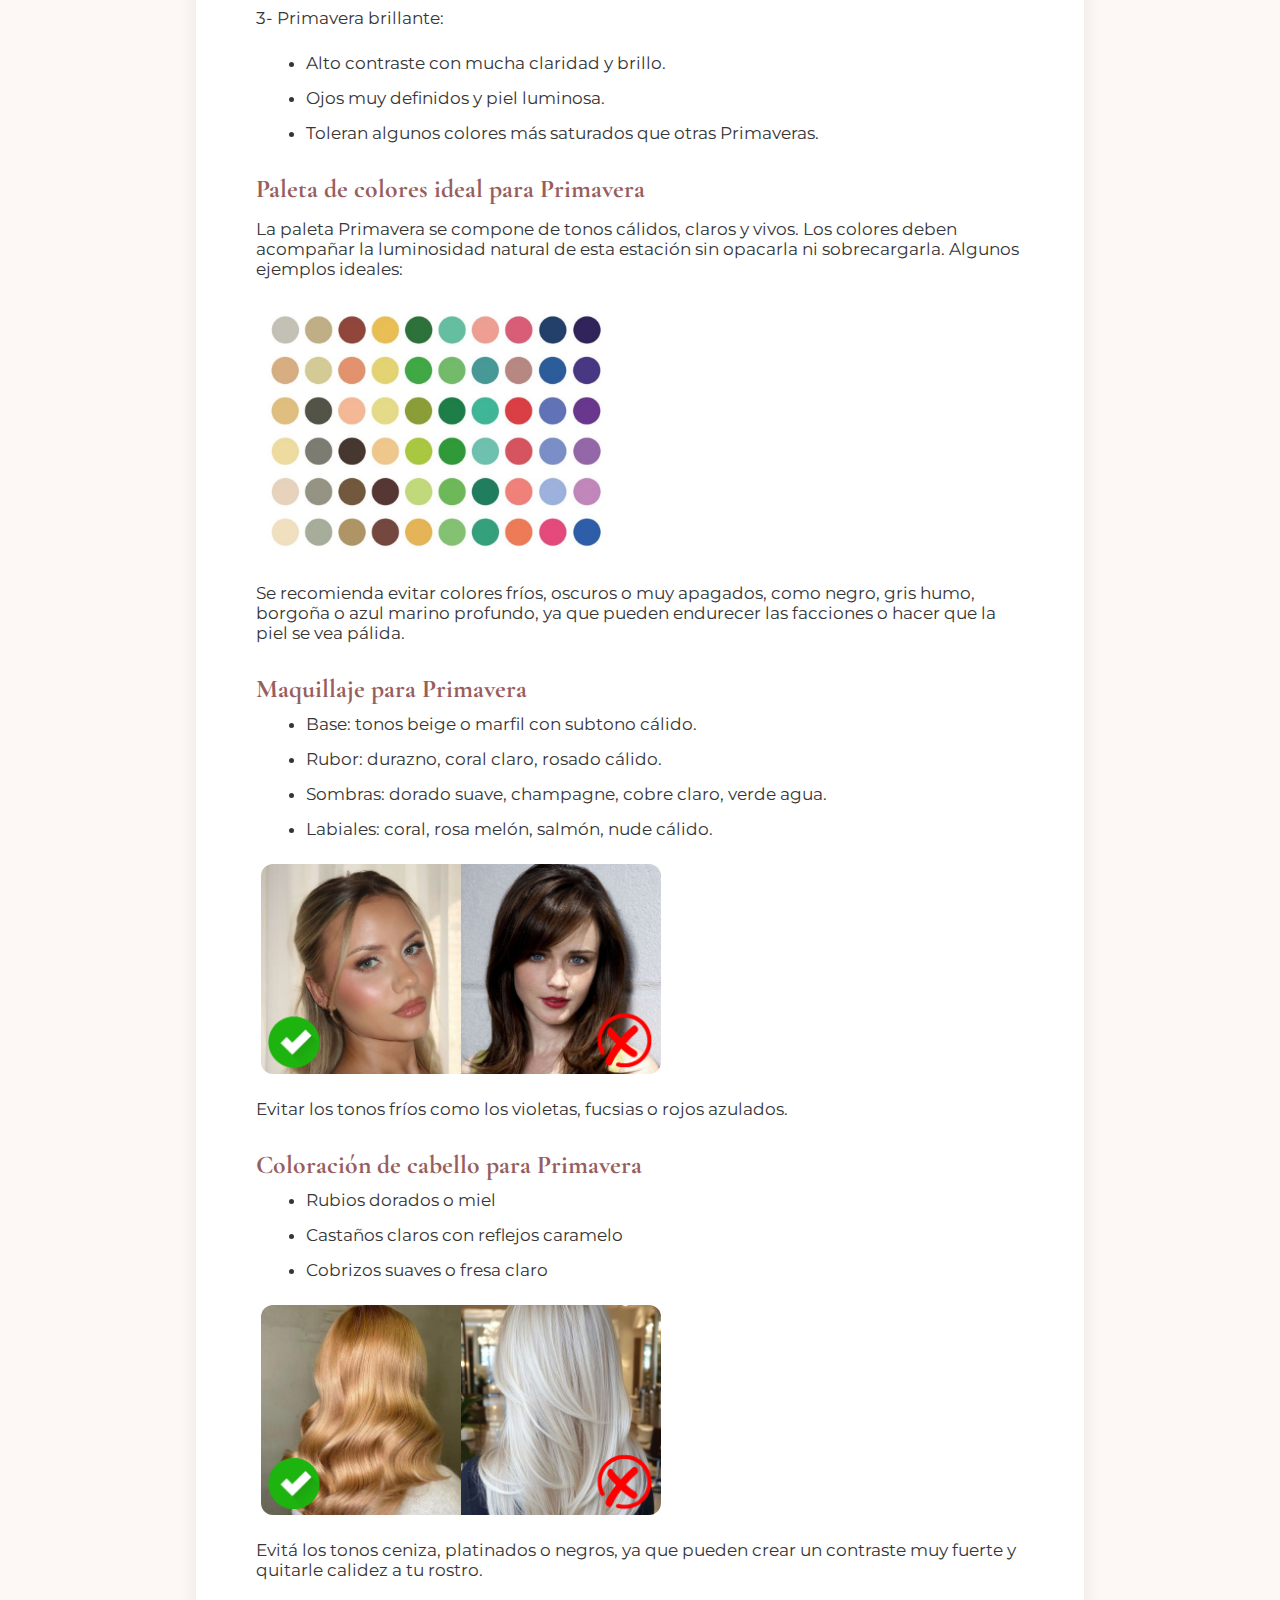
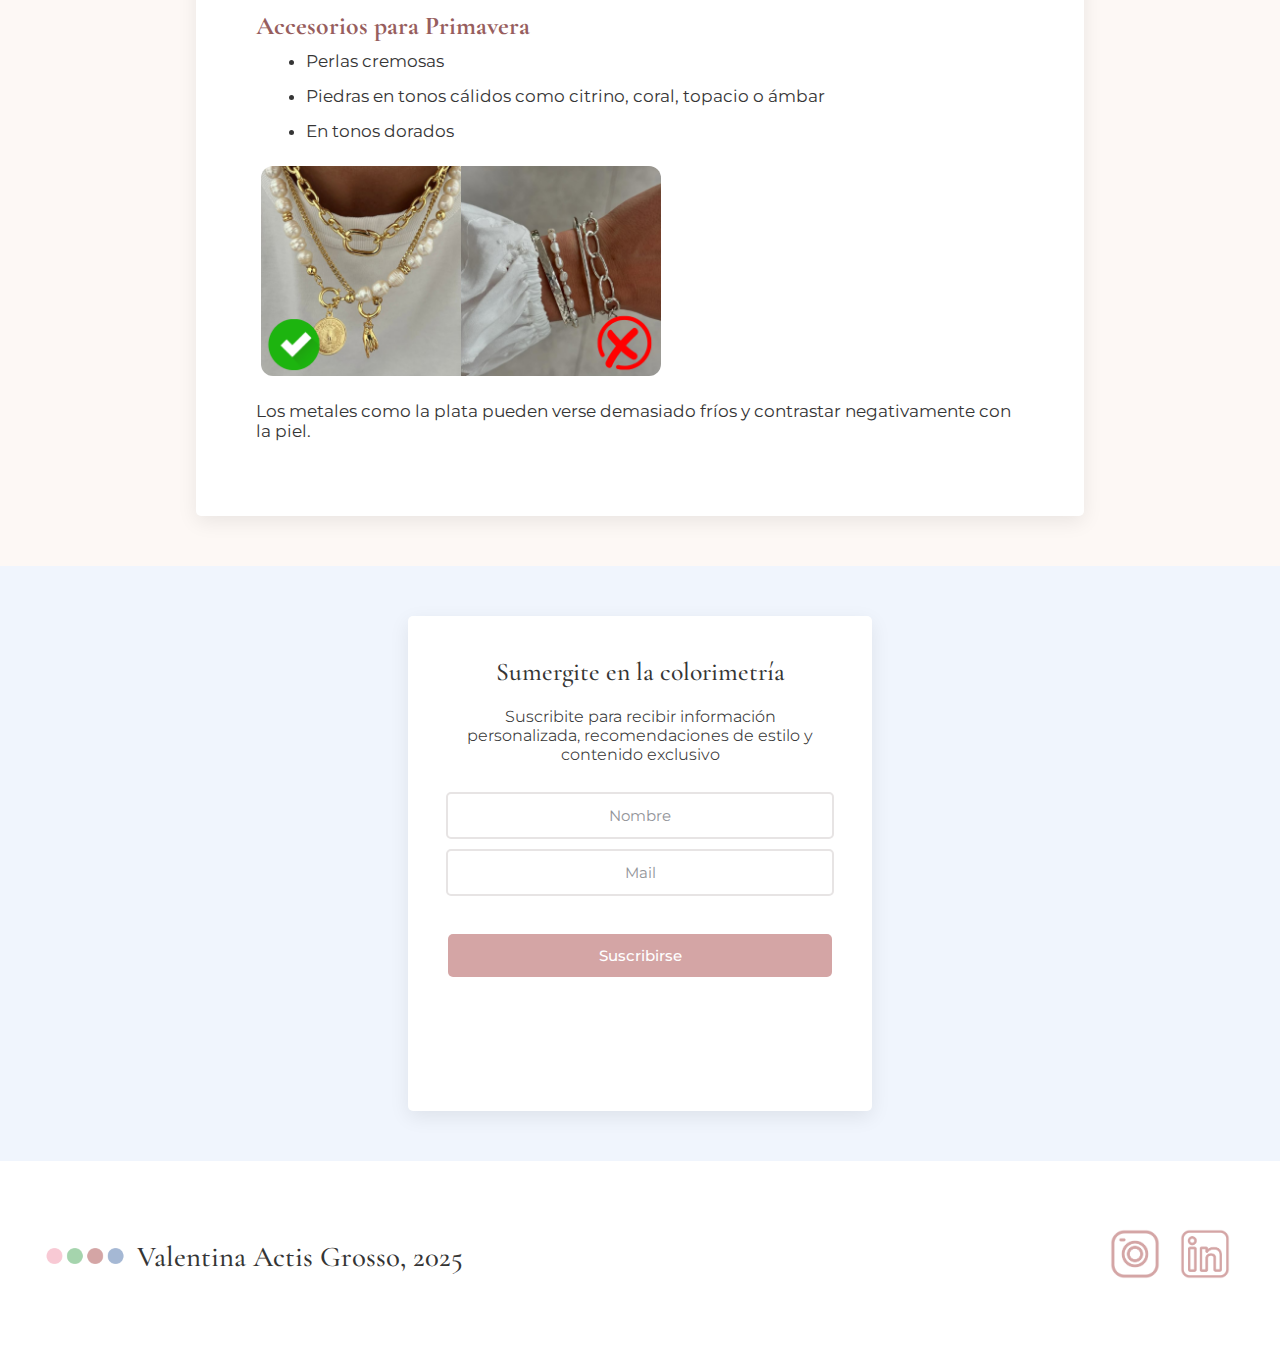
<file: Blog Personal/primavera.html>
<!DOCTYPE html> 
<html lang="es">
<head>
    <meta charset="UTF-8">
    <meta name="viewport" content="width=device-width, initial-scale=1.0">
    <title>Blog Personal</title>
    <link rel="icon" href="icono/icon3.png" type="image/png">
    <link rel="preconnect" href="https://fonts.googleapis.com">
    <link rel="preconnect" href="https://fonts.gstatic.com" crossorigin>
    <link href="https://fonts.googleapis.com/css2?family=Cormorant+Garamond:ital,wght@0,300..700;1,300..700&display=swap" rel="stylesheet">
    <link rel="preconnect" href="https://fonts.googleapis.com">
    <link rel="preconnect" href="https://fonts.gstatic.com" crossorigin>
    <link href="https://fonts.googleapis.com/css2?family=Montserrat:ital,wght@0,100..900;1,100..900&display=swap" rel="stylesheet">
    <link rel="stylesheet" href="styles.css">
</head>
<header>
    <div>
        <img src="imagenes/logo 2.png" alt="logo" width="80">
    <h1>Colorimetría y Moda</h1>
    </div>
    <nav>
        <ul>
           <li><a href="index.html">Inicio</a></li>
           <li><a href="#formulario">Formulario</a></li>
           <li><a href="../index.html" target="_blank">Linktree</a></li>
        </ul>
    </nav>
</header>
<body>
    <section class="article_image">
        <div>
            <p>TEORÍA DEL COLOR · 28 de mayo, 2025</p>
            <h1>Primavera: frescura y calidez</h1>
            <p style="font-size: 110%;">Descubrí si perteneces a esta estación, y enterate todo lo que necesitas saber para empezar a stylearla.</p>
        </div>
    </section>
    <section class="article1">
        <div>
            <div class="text1">
                <h3 style="margin-top: 0px;">Características generales de la estación Primavera</h3>
                <ul style="margin-top: 13px;">
                    <li>Subtono de piel cálido: tonalidades doradas o "amarillas".</li>
                    <li>Cabello claro o medio: desde rubio dorado hasta castaño claro con reflejos cálidos. También pueden tener tonos pelirrojos suaves.</li>
                    <li>Ojos claros y brillantes: verde claro, azul celeste, turquesa o avellana dorado. Se caracterizan por tener una mirada luminosa.</li>
                    <li>Contraste suave a medio: la diferencia entre el color de piel, cabello y ojos es moderada, lo que da una apariencia armónica y suave.</li>
                </ul>
                <div class="sidney">
                <img src="imagenes/blake.jpg" alt="colordiagram" width="230px">
                <img src="imagenes/emma2.jpg" alt="colordiagram" width="230px">
                <img src="imagenes/Leslie.jpg" alt="colordiagram" width="230px">
                </div>
                <h3>Tipos de primavera</h3>
                <p>
                    Dentro de esta estación, existen subcategorías que ayudan a afinar aún más la elección de colores. <br> <br>
                    1- Primavera clara:
                </p>
                <ul>
                    <li>Rasgos muy suaves y piel muy clara.</li>
                    <li>Paleta clara, cálida y ligeramente apagada.</li>
                    <li>Evitan los tonos intensos o demasiado oscuros.</li>
                </ul>
                <p>
                    2- Primavera cálida:
                </p>
                <ul>
                    <li>Subtono dorado muy marcado.</li>
                    <li>Ojos y cabello con mucho pigmento cálido.</li>
                    <li>Se ven favorecidos por colores vibrantes y dorados.</li>
                </ul>
                <p>
                    3- Primavera brillante:
                </p>
                <ul>
                    <li>Alto contraste con mucha claridad y brillo.</li>
                    <li>Ojos muy definidos y piel luminosa.</li>
                    <li>Toleran algunos colores más saturados que otras Primaveras.</li>
                </ul>
                <h3>Paleta de colores ideal para Primavera</h3>
                <p>
                   La paleta Primavera se compone de tonos cálidos, claros y vivos. Los colores deben acompañar la luminosidad natural 
                   de esta estación sin opacarla ni sobrecargarla. Algunos ejemplos ideales:
                </p>
                <img src="imagenes/springpallete.jpg" alt="paleta" width="350px">
                <p>
                   Se recomienda evitar colores fríos, oscuros o muy apagados, como negro, gris humo, borgoña o azul marino 
                   profundo, ya que pueden endurecer las facciones o hacer que la piel se vea pálida.
                </p>
                <h3>Maquillaje para Primavera</h3>
                <ul>
                    <li>Base: tonos beige o marfil con subtono cálido.</li>
                    <li>Rubor: durazno, coral claro, rosado cálido.</li>
                    <li>Sombras: dorado suave, champagne, cobre claro, verde agua.</li>
                    <li>Labiales: coral, rosa melón, salmón, nude cálido.</li>
                </ul>
                <img src="imagenes/springmakeup.png" alt="maquillaje" width="400px">
                <p>Evitar los tonos fríos como los violetas, fucsias o rojos azulados.</p>
                <h3>Coloración de cabello para Primavera</h3>
                <ul>
                    <li>Rubios dorados o miel</li>
                    <li>Castaños claros con reflejos caramelo</li>
                    <li>Cobrizos suaves o fresa claro</li>
                </ul>
                <img src="imagenes/springhair.png" alt="pelo" width="400px">
                <p>Evitá los tonos ceniza, platinados o negros, ya que pueden crear un contraste muy fuerte y quitarle calidez a tu rostro.</p>
                <h3>Accesorios para Primavera</h3>
                <ul>
                    <li>Perlas cremosas</li>
                    <li>Piedras en tonos cálidos como citrino, coral, topacio o ámbar</li>
                    <li>En tonos dorados</li>
                </ul>
                <img src="imagenes/springjewlery.png" alt="accesorios" width="400px">
                <p>Los metales como la plata pueden verse demasiado fríos y contrastar negativamente con la piel.</p>
            </div>
        </div>
    </section>
        </section>
    <section id="formulario" class="formulario">
        <div>
            <h2>Sumergite en la colorimetría</h2>
            <h3>Suscribite para recibir información personalizada, recomendaciones de estilo y contenido exclusivo</h3>
            <p class="form">Nombre</p>
            <p class="form">Mail</p>
            <a href="#">Suscribirse</a>
        </div>
    </section>
    <footer>
        <div>
            <img src="imagenes/logo 2.png" alt="logo" width="80">
            <h1>Valentina Actis Grosso, 2025</h1>
        </div>
        <nav>
            <ul>
                <li><a href="https://www.instagram.com/_valenag/" target="_blank"><img src="imagenes/instagram.png" alt="ig" width="50px"></a></li>
                <li><a href="https://www.instagram.com/_valenag/" target="_blank"><img src="imagenes/linkedin.png" alt="ig" width="50px"></a></li>
           </ul>
        </nav>
    </footer>
</body>
</file>
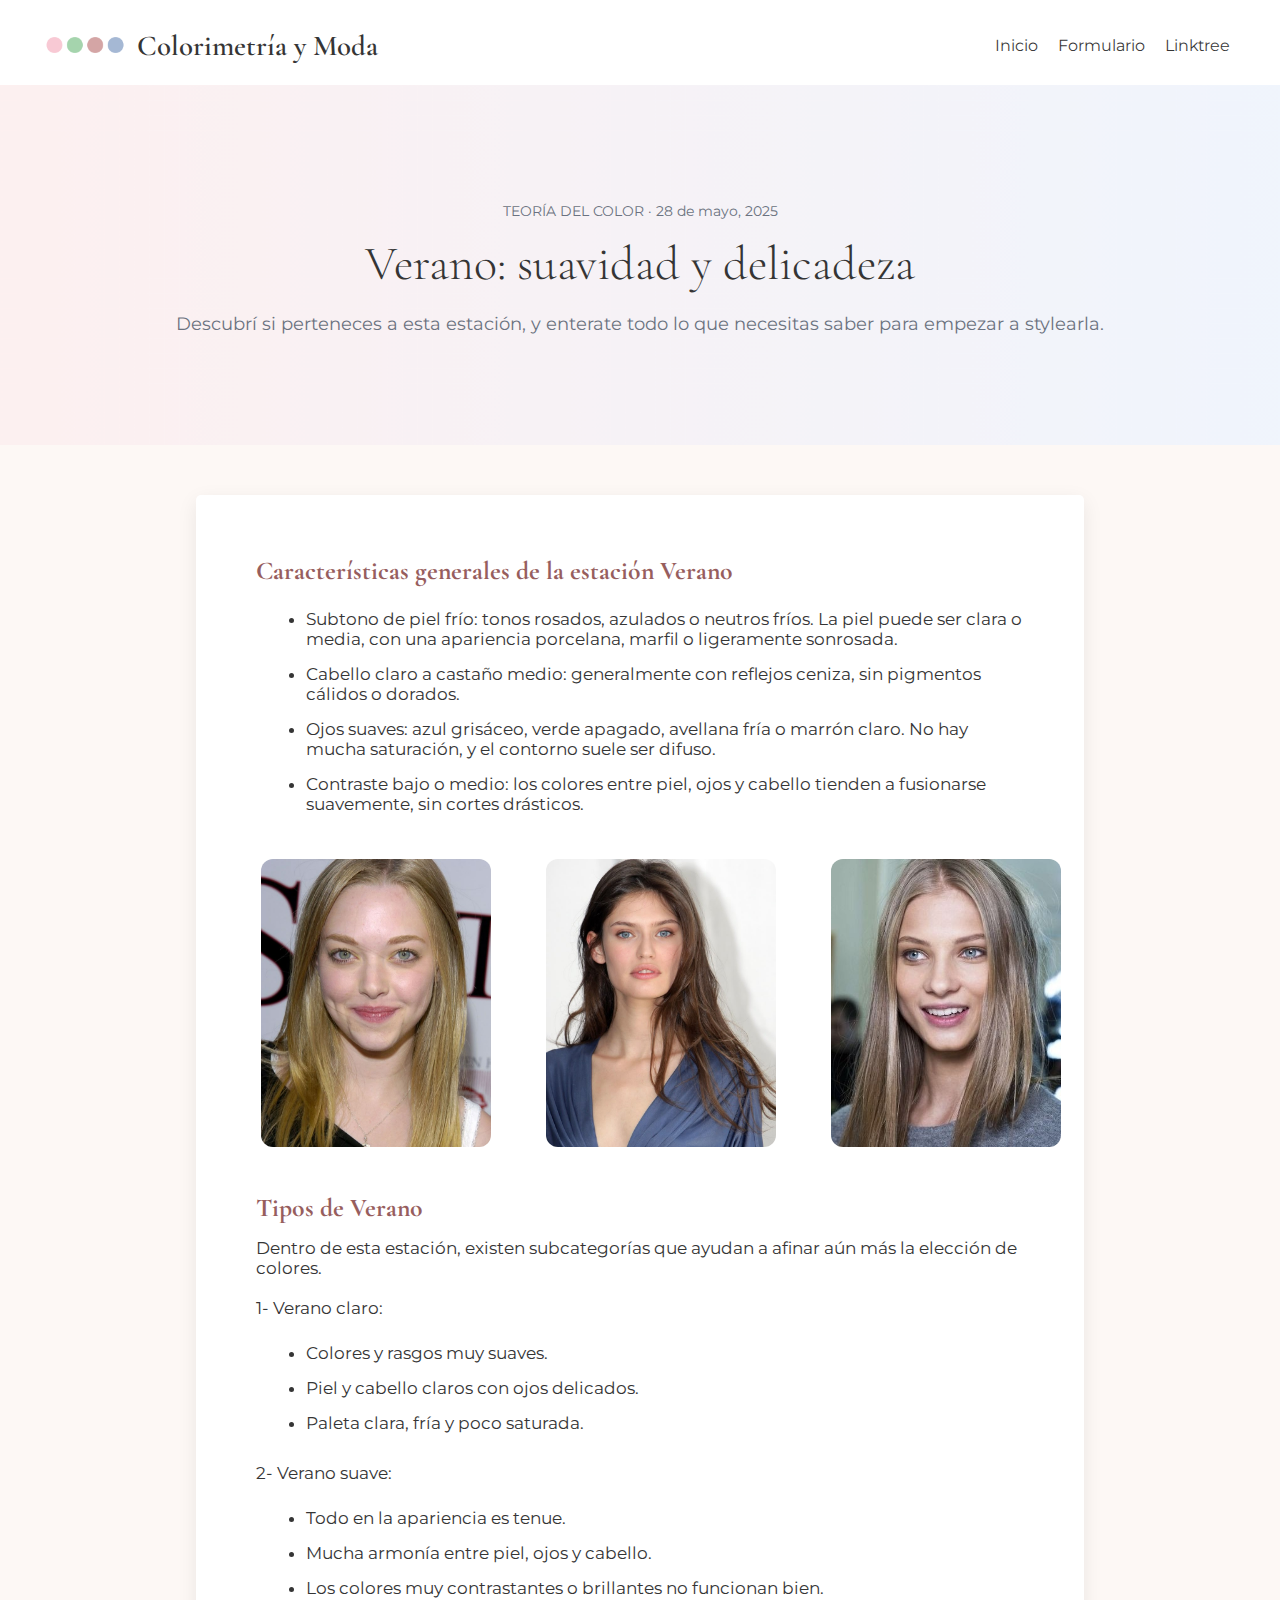
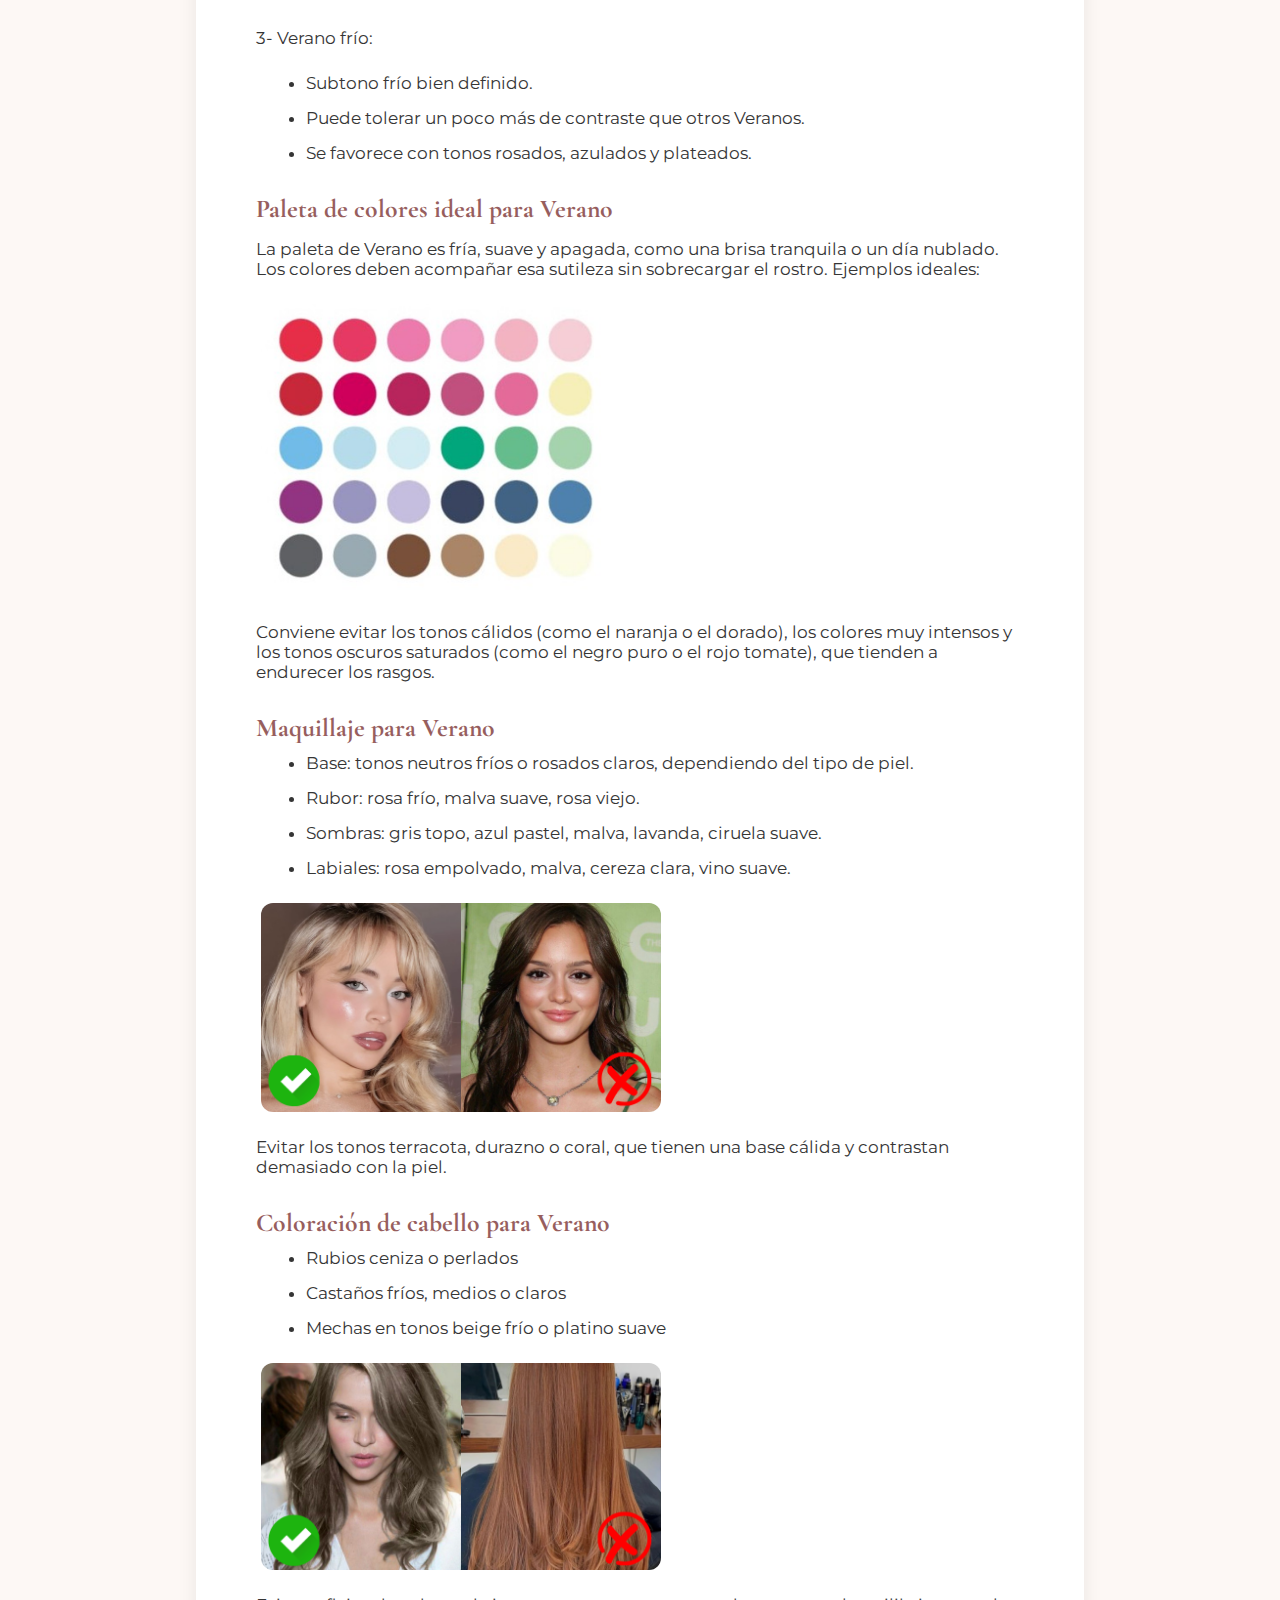
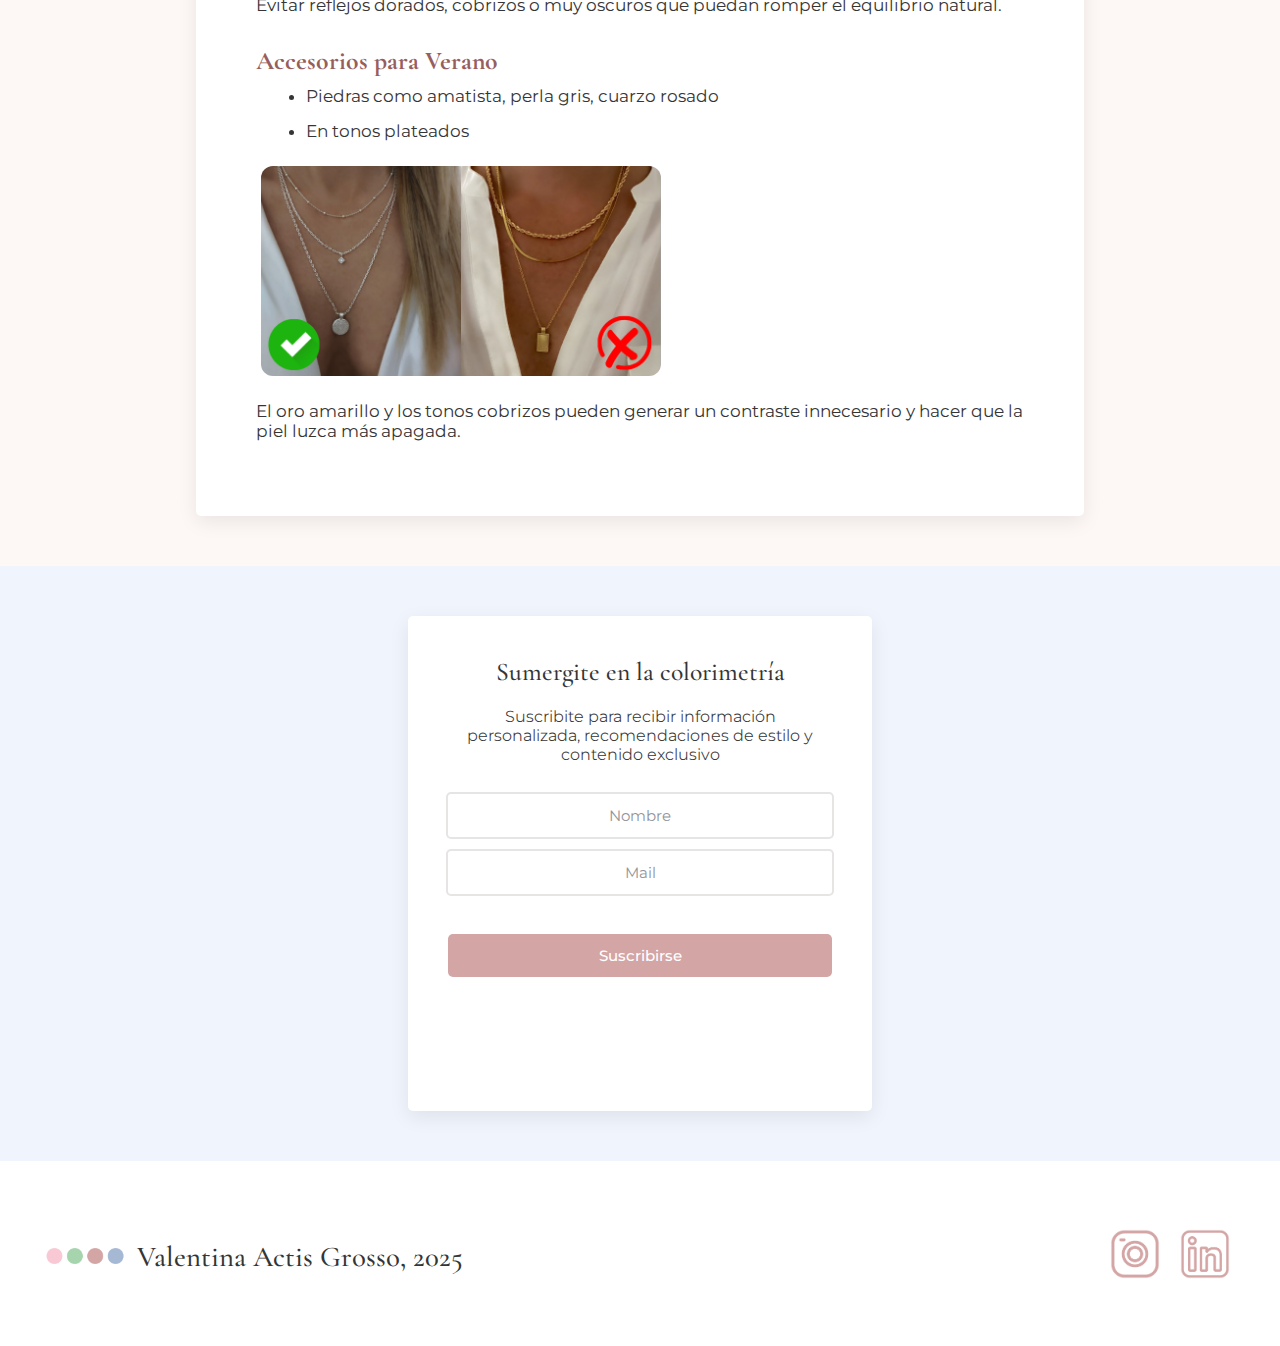
<file: Blog Personal/summer.html>
<!DOCTYPE html> 
<html lang="es">
<head>
    <meta charset="UTF-8">
    <meta name="viewport" content="width=device-width, initial-scale=1.0">
    <title>Blog Personal</title>
    <link rel="icon" href="icono/icon3.png" type="image/png">
    <link rel="preconnect" href="https://fonts.googleapis.com">
    <link rel="preconnect" href="https://fonts.gstatic.com" crossorigin>
    <link href="https://fonts.googleapis.com/css2?family=Cormorant+Garamond:ital,wght@0,300..700;1,300..700&display=swap" rel="stylesheet">
    <link rel="preconnect" href="https://fonts.googleapis.com">
    <link rel="preconnect" href="https://fonts.gstatic.com" crossorigin>
    <link href="https://fonts.googleapis.com/css2?family=Montserrat:ital,wght@0,100..900;1,100..900&display=swap" rel="stylesheet">
    <link rel="stylesheet" href="styles.css">
</head>
<header>
    <div>
        <img src="imagenes/logo 2.png" alt="logo" width="80">
    <h1>Colorimetría y Moda</h1>
    </div>
    <nav>
        <ul>
           <li><a href="index.html">Inicio</a></li>
           <li><a href="#formulario">Formulario</a></li>
           <li><a href="../index.html" target="_blank">Linktree</a></li>
        </ul>
    </nav>
</header>
<body>
    <section class="article_image">
        <div>
            <p>TEORÍA DEL COLOR · 28 de mayo, 2025</p>
            <h1>Verano: suavidad y delicadeza</h1>
            <p style="font-size: 110%;">Descubrí si perteneces a esta estación, y enterate todo lo que necesitas saber para empezar a stylearla.</p>
        </div>
    </section>
    <section class="article1">
        <div>
            <div class="text1">
                <h3 style="margin-top: 0px;">Características generales de la estación Verano</h3>
                <ul style="margin-top: 13px;">
                    <li>Subtono de piel frío: tonos rosados, azulados o neutros fríos. La piel puede ser clara o media, con una apariencia porcelana, marfil o ligeramente sonrosada.</li>
                    <li>Cabello claro a castaño medio: generalmente con reflejos ceniza, sin pigmentos cálidos o dorados.</li>
                    <li>Ojos suaves: azul grisáceo, verde apagado, avellana fría o marrón claro. No hay mucha saturación, y el contorno suele ser difuso.</li>
                    <li>Contraste bajo o medio: los colores entre piel, ojos y cabello tienden a fusionarse suavemente, sin cortes drásticos.</li>
                </ul>
                <div class="sidney">
                <img src="imagenes/amanda.jpg" alt="colordiagram" width="230px">
                <img src="imagenes/model_summer.jpg" alt="colordiagram" width="230px">
                <img src="imagenes/rihanne.jpg" alt="colordiagram" width="230px">
                </div>
                <h3>Tipos de Verano</h3>
                <p>
                    Dentro de esta estación, existen subcategorías que ayudan a afinar aún más la elección de colores. <br> <br>
                    1- Verano claro:
                </p>
                <ul>
                    <li>Colores y rasgos muy suaves.</li>
                    <li>Piel y cabello claros con ojos delicados.</li>
                    <li>Paleta clara, fría y poco saturada.</li>
                </ul>
                <p>
                    2- Verano suave:
                </p>
                <ul>
                    <li>Todo en la apariencia es tenue.</li>
                    <li>Mucha armonía entre piel, ojos y cabello.</li>
                    <li>Los colores muy contrastantes o brillantes no funcionan bien.</li>
                </ul>
                <p>
                    3- Verano frío:
                </p>
                <ul>
                    <li>Subtono frío bien definido.</li>
                    <li>Puede tolerar un poco más de contraste que otros Veranos.</li>
                    <li>Se favorece con tonos rosados, azulados y plateados.</li>
                </ul>
                <h3>Paleta de colores ideal para Verano</h3>
                <p>
                   La paleta de Verano es fría, suave y apagada, como una brisa tranquila o un día nublado. 
                   Los colores deben acompañar esa sutileza sin sobrecargar el rostro. Ejemplos ideales:
                </p>
                <img src="imagenes/summerpallete.jpg" alt="paleta" width="350px">
                <p>
                   Conviene evitar los tonos cálidos (como el naranja o el dorado), los colores muy intensos y los 
                   tonos oscuros saturados (como el negro puro o el rojo tomate), que tienden a endurecer los rasgos.
                </p>
                <h3>Maquillaje para Verano</h3>
                <ul>
                    <li>Base: tonos neutros fríos o rosados claros, dependiendo del tipo de piel.</li>
                    <li>Rubor: rosa frío, malva suave, rosa viejo.</li>
                    <li>Sombras: gris topo, azul pastel, malva, lavanda, ciruela suave.</li>
                    <li>Labiales: rosa empolvado, malva, cereza clara, vino suave.</li>
                </ul>
                <img src="imagenes/summermakeup.png" alt="maquillaje" width="400px">
                <p>Evitar los tonos terracota, durazno o coral, que tienen una base cálida y contrastan demasiado con la piel.</p>
                <h3>Coloración de cabello para Verano</h3>
                <ul>
                    <li>Rubios ceniza o perlados</li>
                    <li>Castaños fríos, medios o claros</li>
                    <li>Mechas en tonos beige frío o platino suave</li>
                </ul>
                <img src="imagenes/summerhair.png" alt="pelo" width="400px">
                <p>Evitar reflejos dorados, cobrizos o muy oscuros que puedan romper el equilibrio natural.</p>
                <h3>Accesorios para Verano</h3>
                <ul>
                    <li>Piedras como amatista, perla gris, cuarzo rosado</li>
                    <li>En tonos plateados</li>
                </ul>
                <img src="imagenes/summerjewlery.png" alt="accesorios" width="400px">
                <p>El oro amarillo y los tonos cobrizos pueden generar un contraste innecesario y hacer que la piel luzca más apagada.</p>
            </div>
        </div>
    </section>
        </section>
    <section id="formulario" class="formulario">
        <div>
            <h2>Sumergite en la colorimetría</h2>
            <h3>Suscribite para recibir información personalizada, recomendaciones de estilo y contenido exclusivo</h3>
            <p class="form">Nombre</p>
            <p class="form">Mail</p>
            <a href="#">Suscribirse</a>
        </div>
    </section>
    <footer>
        <div>
            <img src="imagenes/logo 2.png" alt="logo" width="80">
            <h1>Valentina Actis Grosso, 2025</h1>
        </div>
        <nav>
            <ul>
                <li><a href="https://www.instagram.com/_valenag/" target="_blank"><img src="imagenes/instagram.png" alt="ig" width="50px"></a></li>
                <li><a href="https://www.instagram.com/_valenag/" target="_blank"><img src="imagenes/linkedin.png" alt="ig" width="50px"></a></li>
           </ul>
        </nav>
    </footer>
</body>
</file>
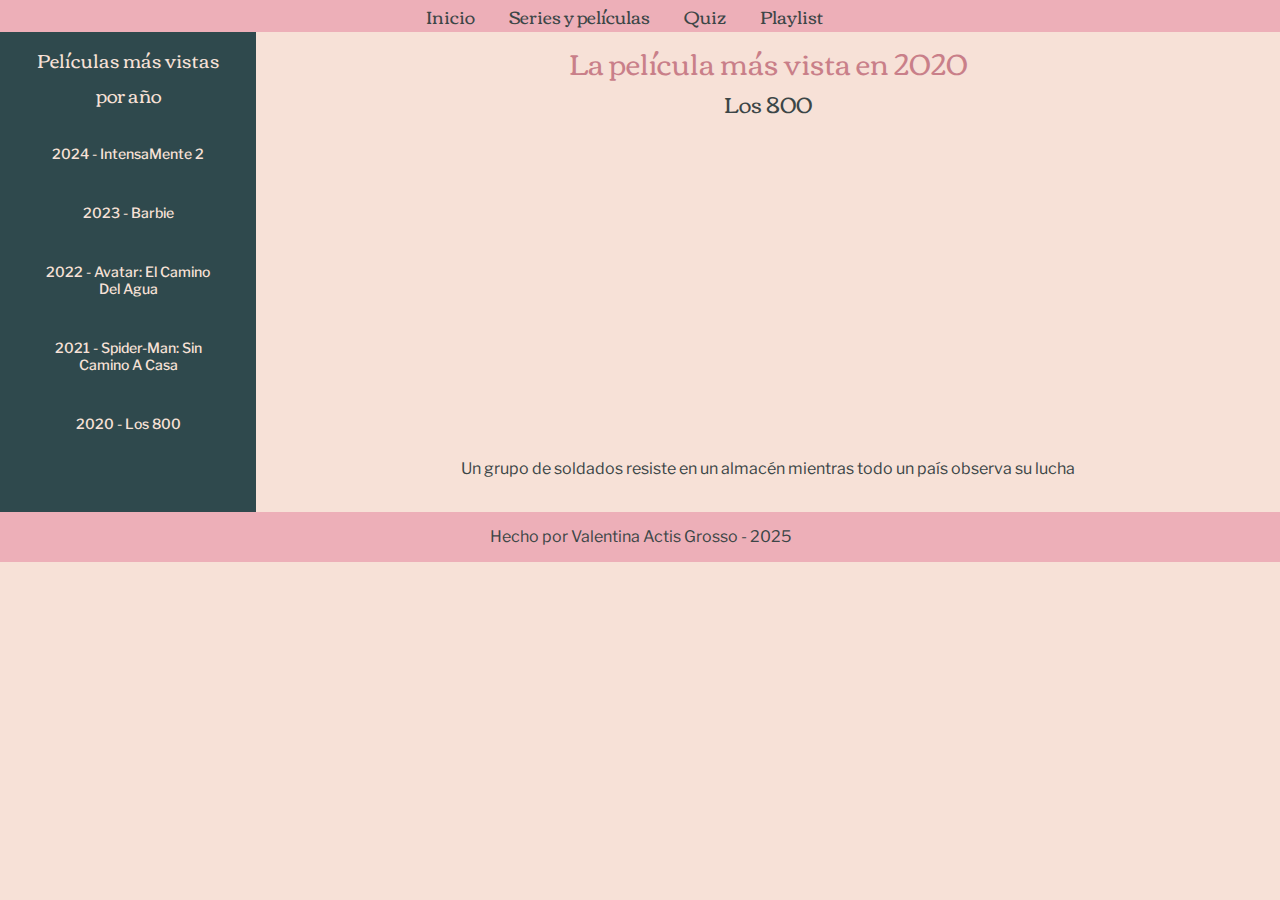
<file: Identikit/2020movie.html>
<!DOCTYPE html> 
<html lang="es">
<head>
    <meta charset="UTF-8">
    <meta name="viewport" content="width=device-width, initial-scale=1.0">
    <title>Mi Página Web</title>
    <link rel="icon" href="icono/icon3.png" type="image/png">
    <link href="https://fonts.googleapis.com/css2?family=Libre+Franklin:ital,wght@0,100..900;1,100..900&display=swap" rel="stylesheet">
    <link rel="preconnect" href="https://fonts.googleapis.com">
    <link rel="preconnect" href="https://fonts.gstatic.com" crossorigin>
    <link href="https://fonts.googleapis.com/css2?family=Cormorant+Infant:ital,wght@0,300..700;1,300..700&display=swap" rel="stylesheet">
    <link rel="preconnect" href="https://fonts.googleapis.com">
    <link rel="preconnect" href="https://fonts.gstatic.com" crossorigin>
    <link href="https://fonts.googleapis.com/css2?family=Corben:wght@400;700&display=swap" rel="stylesheet">
    <link rel="stylesheet" href="styles.css">
</head>
<body class="bodyplaylist">
    <nav>
        <ul>
           <li><a href="index.html">Inicio</a></li>
           <li><a href="index 2.html">Series y películas</a></li>
           <li><a href="quiz.html">Quiz</a></li>
           <li><a href="playlist.html">Playlist</a></li>
        </ul>
    </nav>
    <main>
        <aside>
            <h2 class="h2beige">Películas más vistas <br> por año</h2> <br>
            <ul>
                <li><a class="pbeige" href="playlist.html">2024 - IntensaMente 2</a></li>
                <li><a class="pbeige" href="2023movie.html">2023 - Barbie</a></li>
                <li><a class="pbeige" href="2022movie.html">2022 - Avatar: El Camino <br> Del Agua</a></li>
                <li><a class="pbeige" href="2021movie.html">2021 - Spider-Man: Sin <br> Camino A Casa</a></li>
                <li><a class="pbeige" href="2020movie.html">2020 - Los 800</a></li>
            </ul>
        </aside><!--
        --><section>
           <h1 style="height: 40px;" class="tabletitle">La película más vista en 2020</h1>
           <h2 class="h2playlist">Los 800</h2>
           <iframe width="520" height="300" src="https://www.youtube.com/embed/H9jHbKuJ44M?si=QJn-s_R2X_ezUCt-" title="YouTube video player" frameborder="0" allow="accelerometer; autoplay; clipboard-write; encrypted-media; gyroscope; picture-in-picture; web-share" referrerpolicy="strict-origin-when-cross-origin" allowfullscreen></iframe>
           <p>Un grupo de soldados resiste en un almacén mientras todo un país observa su lucha</p>
           </section>
    </main> <!--
        --><footer>
        <p style="margin: 0px;line-height: 50px;height: 50px;">Hecho por Valentina Actis Grosso - 2025</p>
    </footer>
</body>
</html>
</file>
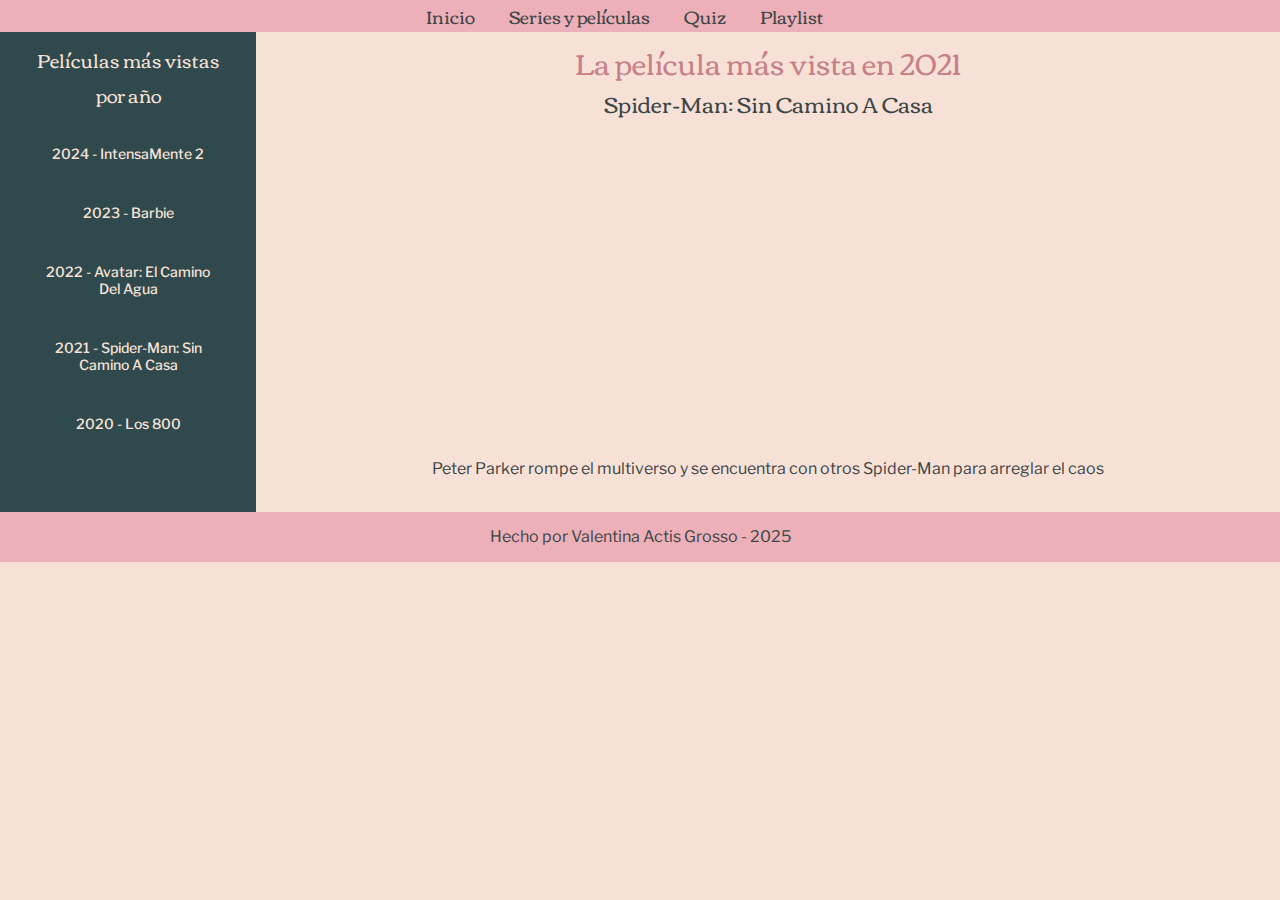
<file: Identikit/2021movie.html>
<!DOCTYPE html> 
<html lang="es">
<head>
    <meta charset="UTF-8">
    <meta name="viewport" content="width=device-width, initial-scale=1.0">
    <title>Mi Página Web</title>
    <link rel="icon" href="icono/icon3.png" type="image/png">
    <link href="https://fonts.googleapis.com/css2?family=Libre+Franklin:ital,wght@0,100..900;1,100..900&display=swap" rel="stylesheet">
    <link rel="preconnect" href="https://fonts.googleapis.com">
    <link rel="preconnect" href="https://fonts.gstatic.com" crossorigin>
    <link href="https://fonts.googleapis.com/css2?family=Cormorant+Infant:ital,wght@0,300..700;1,300..700&display=swap" rel="stylesheet">
    <link rel="preconnect" href="https://fonts.googleapis.com">
    <link rel="preconnect" href="https://fonts.gstatic.com" crossorigin>
    <link href="https://fonts.googleapis.com/css2?family=Corben:wght@400;700&display=swap" rel="stylesheet">
    <link rel="stylesheet" href="styles.css">
</head>
<body class="bodyplaylist">
    <nav>
        <ul>
           <li><a href="index.html">Inicio</a></li>
           <li><a href="index 2.html">Series y películas</a></li>
           <li><a href="quiz.html">Quiz</a></li>
           <li><a href="playlist.html">Playlist</a></li>
        </ul>
    </nav>
    <main>
        <aside>
            <h2 class="h2beige">Películas más vistas <br> por año</h2> <br>
            <ul>
                <li><a class="pbeige" href="playlist.html">2024 - IntensaMente 2</a></li>
                <li><a class="pbeige" href="2023movie.html">2023 - Barbie</a></li>
                <li><a class="pbeige" href="2022movie.html">2022 - Avatar: El Camino <br> Del Agua</a></li>
                <li><a class="pbeige" href="2021movie.html">2021 - Spider-Man: Sin <br> Camino A Casa</a></li>
                <li><a class="pbeige" href="2020movie.html">2020 - Los 800</a></li>
            </ul>
        </aside><!--
        --><section>
           <h1 style="height: 40px;" class="tabletitle">La película más vista en 2021</h1>
           <h2 class="h2playlist">Spider-Man: Sin Camino A Casa</h2>
           <iframe width="520" height="300" src="https://www.youtube.com/embed/r6t0czGbuGI?si=HDk8gslnXHQg3Ym_" title="YouTube video player" frameborder="0" allow="accelerometer; autoplay; clipboard-write; encrypted-media; gyroscope; picture-in-picture; web-share" referrerpolicy="strict-origin-when-cross-origin" allowfullscreen></iframe>
           <p>Peter Parker rompe el multiverso y se encuentra con otros Spider-Man para arreglar el caos</p>
           </section>
    </main> <!--
        --><footer>
        <p style="margin: 0px;line-height: 50px;height: 50px;">Hecho por Valentina Actis Grosso - 2025</p>
    </footer>
</body>
</html>
</file>
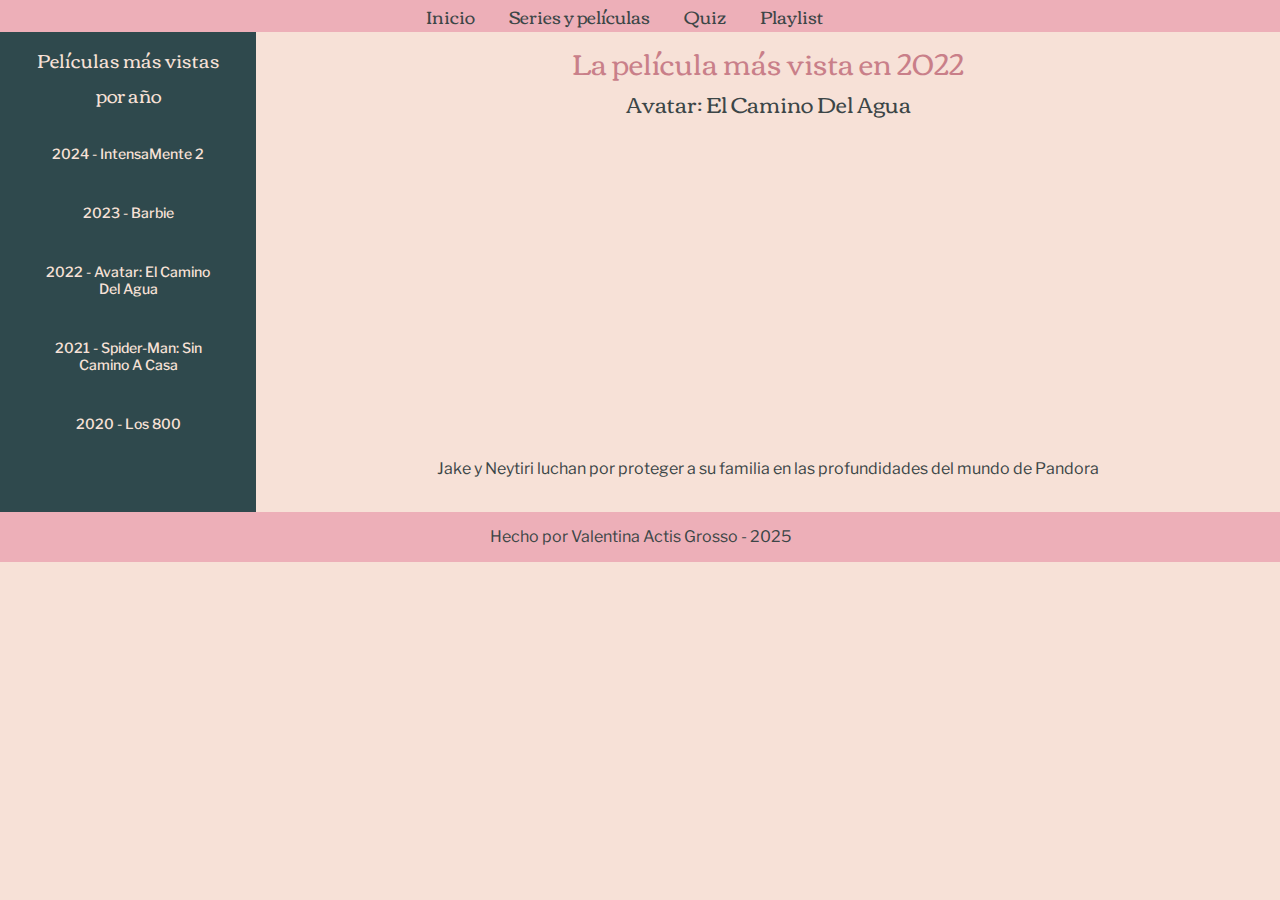
<file: Identikit/2022movie.html>
<!DOCTYPE html> 
<html lang="es">
<head>
    <meta charset="UTF-8">
    <meta name="viewport" content="width=device-width, initial-scale=1.0">
    <title>Mi Página Web</title>
    <link rel="icon" href="icono/icon3.png" type="image/png">
    <link href="https://fonts.googleapis.com/css2?family=Libre+Franklin:ital,wght@0,100..900;1,100..900&display=swap" rel="stylesheet">
    <link rel="preconnect" href="https://fonts.googleapis.com">
    <link rel="preconnect" href="https://fonts.gstatic.com" crossorigin>
    <link href="https://fonts.googleapis.com/css2?family=Cormorant+Infant:ital,wght@0,300..700;1,300..700&display=swap" rel="stylesheet">
    <link rel="preconnect" href="https://fonts.googleapis.com">
    <link rel="preconnect" href="https://fonts.gstatic.com" crossorigin>
    <link href="https://fonts.googleapis.com/css2?family=Corben:wght@400;700&display=swap" rel="stylesheet">
    <link rel="stylesheet" href="styles.css">
</head>
<body class="bodyplaylist">
    <nav>
        <ul>
           <li><a href="index.html">Inicio</a></li>
           <li><a href="index 2.html">Series y películas</a></li>
           <li><a href="quiz.html">Quiz</a></li>
           <li><a href="playlist.html">Playlist</a></li>
        </ul>
    </nav>
    <main>
        <aside>
            <h2 class="h2beige">Películas más vistas <br> por año</h2> <br>
            <ul>
                <li><a class="pbeige" href="playlist.html">2024 - IntensaMente 2</a></li>
                <li><a class="pbeige" href="2023movie.html">2023 - Barbie</a></li>
                <li><a class="pbeige" href="2022movie.html">2022 - Avatar: El Camino <br> Del Agua</a></li>
                <li><a class="pbeige" href="2021movie.html">2021 - Spider-Man: Sin <br> Camino A Casa</a></li>
                <li><a class="pbeige" href="2020movie.html">2020 - Los 800</a></li>
            </ul>
        </aside><!--
        --><section>
           <h1 style="height: 40px;" class="tabletitle">La película más vista en 2022</h1>
           <h2 class="h2playlist">Avatar: El Camino Del Agua</h2>
           <iframe width="520" height="300" src="https://www.youtube.com/embed/kPMi_VxqcUc?si=cz5wRSlzSJgajX8l" title="YouTube video player" frameborder="0" allow="accelerometer; autoplay; clipboard-write; encrypted-media; gyroscope; picture-in-picture; web-share" referrerpolicy="strict-origin-when-cross-origin" allowfullscreen></iframe>
           <p>Jake y Neytiri luchan por proteger a su familia en las profundidades del mundo de Pandora</p>
           </section>
    </main> <!--
        --><footer>
        <p style="margin: 0px;line-height: 50px;height: 50px;">Hecho por Valentina Actis Grosso - 2025</p>
    </footer>
</body>
</html>
</file>
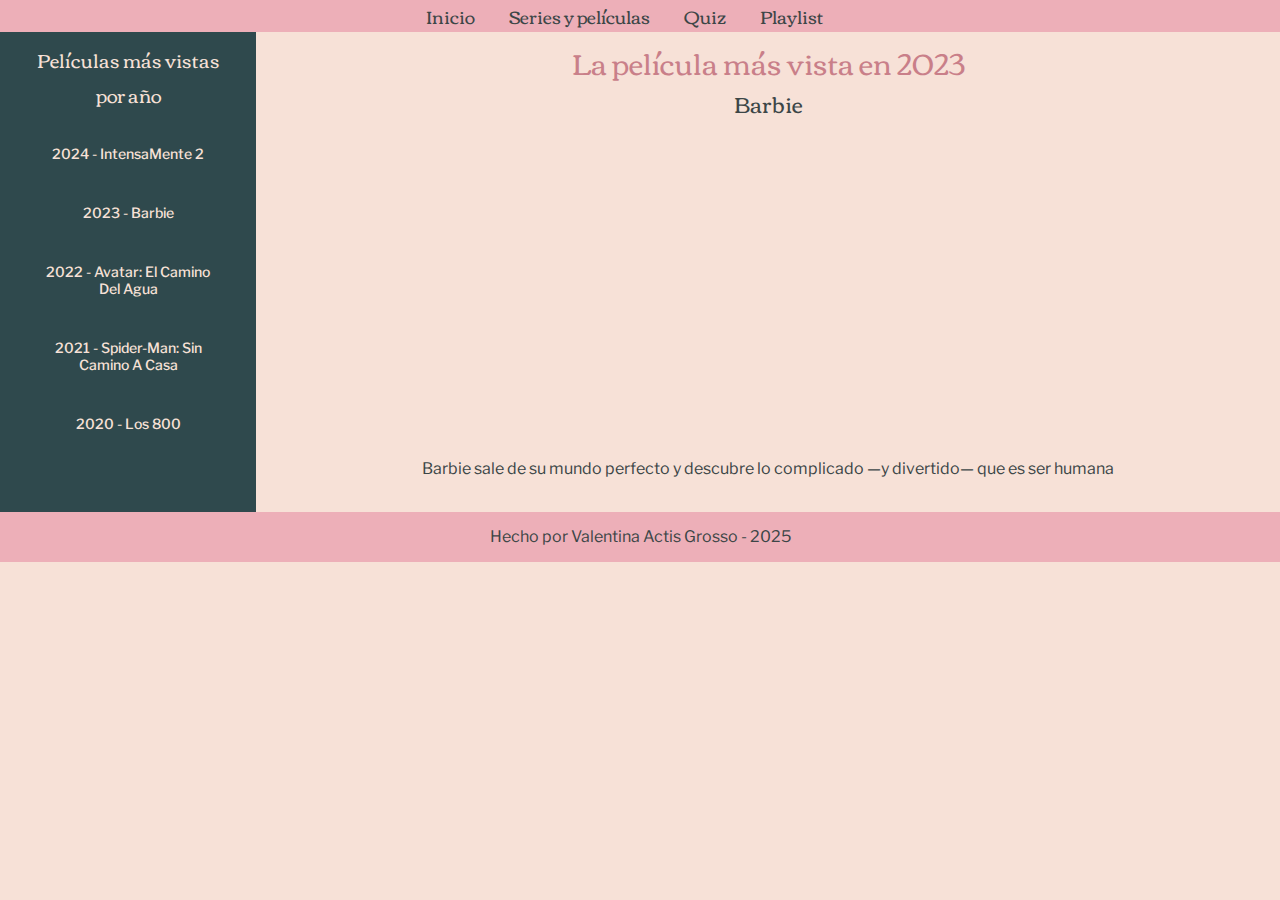
<file: Identikit/2023movie.html>
<!DOCTYPE html> 
<html lang="es">
<head>
    <meta charset="UTF-8">
    <meta name="viewport" content="width=device-width, initial-scale=1.0">
    <title>Mi Página Web</title>
    <link rel="icon" href="icono/icon3.png" type="image/png">
    <link href="https://fonts.googleapis.com/css2?family=Libre+Franklin:ital,wght@0,100..900;1,100..900&display=swap" rel="stylesheet">
    <link rel="preconnect" href="https://fonts.googleapis.com">
    <link rel="preconnect" href="https://fonts.gstatic.com" crossorigin>
    <link href="https://fonts.googleapis.com/css2?family=Cormorant+Infant:ital,wght@0,300..700;1,300..700&display=swap" rel="stylesheet">
    <link rel="preconnect" href="https://fonts.googleapis.com">
    <link rel="preconnect" href="https://fonts.gstatic.com" crossorigin>
    <link href="https://fonts.googleapis.com/css2?family=Corben:wght@400;700&display=swap" rel="stylesheet">
    <link rel="stylesheet" href="styles.css">
</head>
<body class="bodyplaylist">
    <nav>
        <ul>
           <li><a href="index.html">Inicio</a></li>
           <li><a href="index 2.html">Series y películas</a></li>
           <li><a href="quiz.html">Quiz</a></li>
           <li><a href="playlist.html">Playlist</a></li>
        </ul>
    </nav>
    <main>
        <aside>
            <h2 class="h2beige">Películas más vistas <br> por año</h2> <br>
            <ul>
                <li><a class="pbeige" href="playlist.html">2024 - IntensaMente 2</a></li>
                <li><a class="pbeige" href="2023movie.html">2023 - Barbie</a></li>
                <li><a class="pbeige" href="2022movie.html">2022 - Avatar: El Camino <br> Del Agua</a></li>
                <li><a class="pbeige" href="2021movie.html">2021 - Spider-Man: Sin <br> Camino A Casa</a></li>
                <li><a class="pbeige" href="2020movie.html">2020 - Los 800</a></li>
            </ul>
        </aside><!--
        --><section>
           <h1 style="height: 40px;" class="tabletitle">La película más vista en 2023</h1>
           <h2 class="h2playlist">Barbie</h2>
           <iframe width="520" height="300" src="https://www.youtube.com/embed/zh4KhVSMwtQ?si=zvkz8iKdq2ma-lYs" title="YouTube video player" frameborder="0" allow="accelerometer; autoplay; clipboard-write; encrypted-media; gyroscope; picture-in-picture; web-share" referrerpolicy="strict-origin-when-cross-origin" allowfullscreen></iframe>
           <p>Barbie sale de su mundo perfecto y descubre lo complicado —y divertido— que es ser humana</p>
           </section>
    </main> <!--
        --><footer>
        <p style="margin: 0px;line-height: 50px;height: 50px;">Hecho por Valentina Actis Grosso - 2025</p>
    </footer>
</body>
</html>
</file>
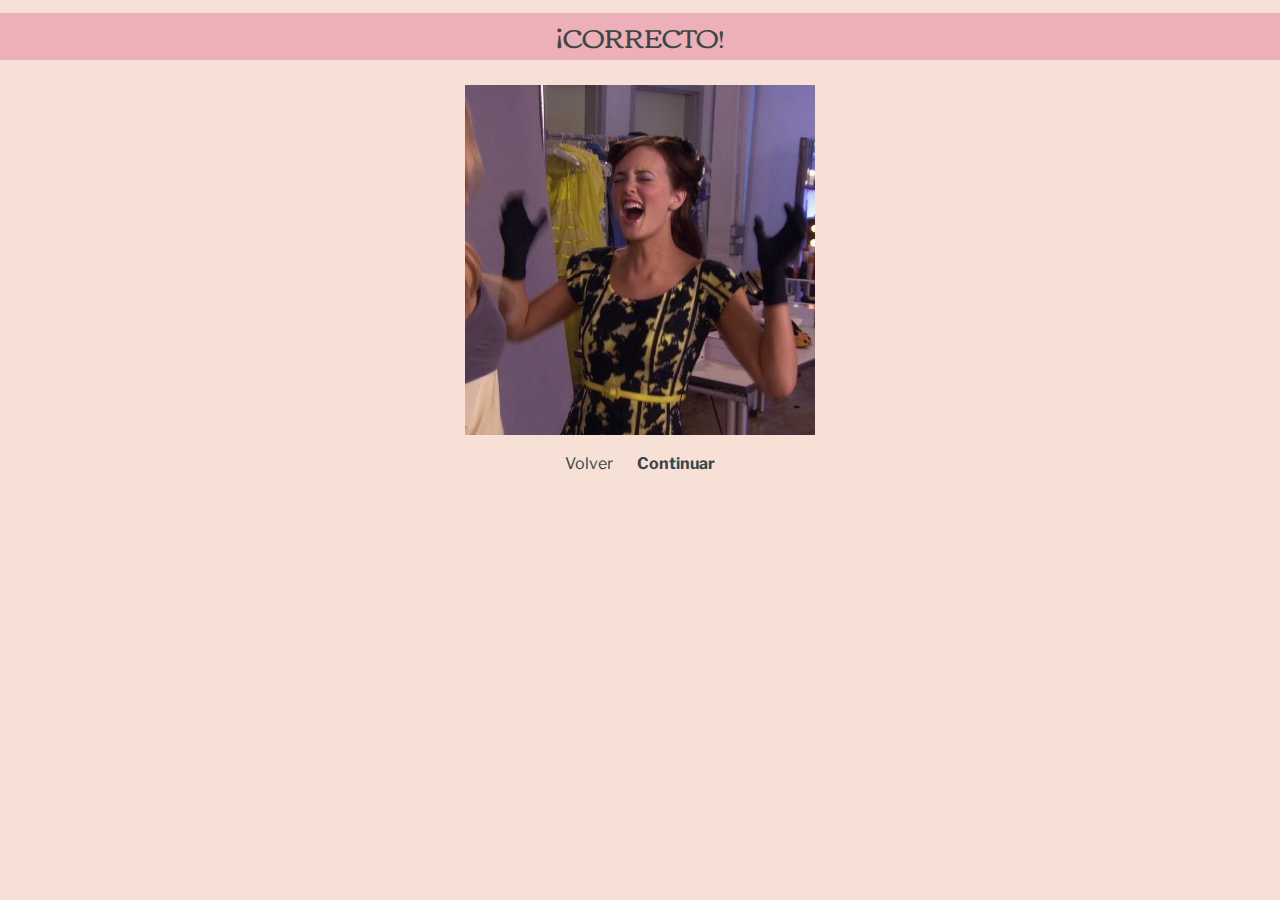
<file: Identikit/correcto1.html>
<!DOCTYPE html> 
<html lang="es">
<head>
    <meta charset="UTF-8">
    <meta name="viewport" content="width=device-width, initial-scale=1.0">
    <title>Mi Página Web</title>
    <link rel="icon" href="icono/icon3.png" type="image/png">
    <link href="https://fonts.googleapis.com/css2?family=Libre+Franklin:ital,wght@0,100..900;1,100..900&display=swap" rel="stylesheet">
    <link rel="preconnect" href="https://fonts.googleapis.com">
    <link rel="preconnect" href="https://fonts.gstatic.com" crossorigin>
    <link href="https://fonts.googleapis.com/css2?family=Cormorant+Infant:ital,wght@0,300..700;1,300..700&display=swap" rel="stylesheet">
    <link rel="preconnect" href="https://fonts.googleapis.com">
    <link rel="preconnect" href="https://fonts.gstatic.com" crossorigin>
    <link href="https://fonts.googleapis.com/css2?family=Corben:wght@400;700&display=swap" rel="stylesheet">
    <link rel="stylesheet" href="styles.css">
</head>
<body>
<h1 class="gossiptitle">¡CORRECTO!</h1>
<img class="imgquiz2" src="imagenes/correcto2.jpg" alt="movies" width="350";"> <br>
<p class="pquiz"><a href="gossip 1.html">Volver</a></p>
<p style="font-weight: bold;" class="pquiz"><a href="gossip 2.html">Continuar</a></p>
</body>
</html>
</file>
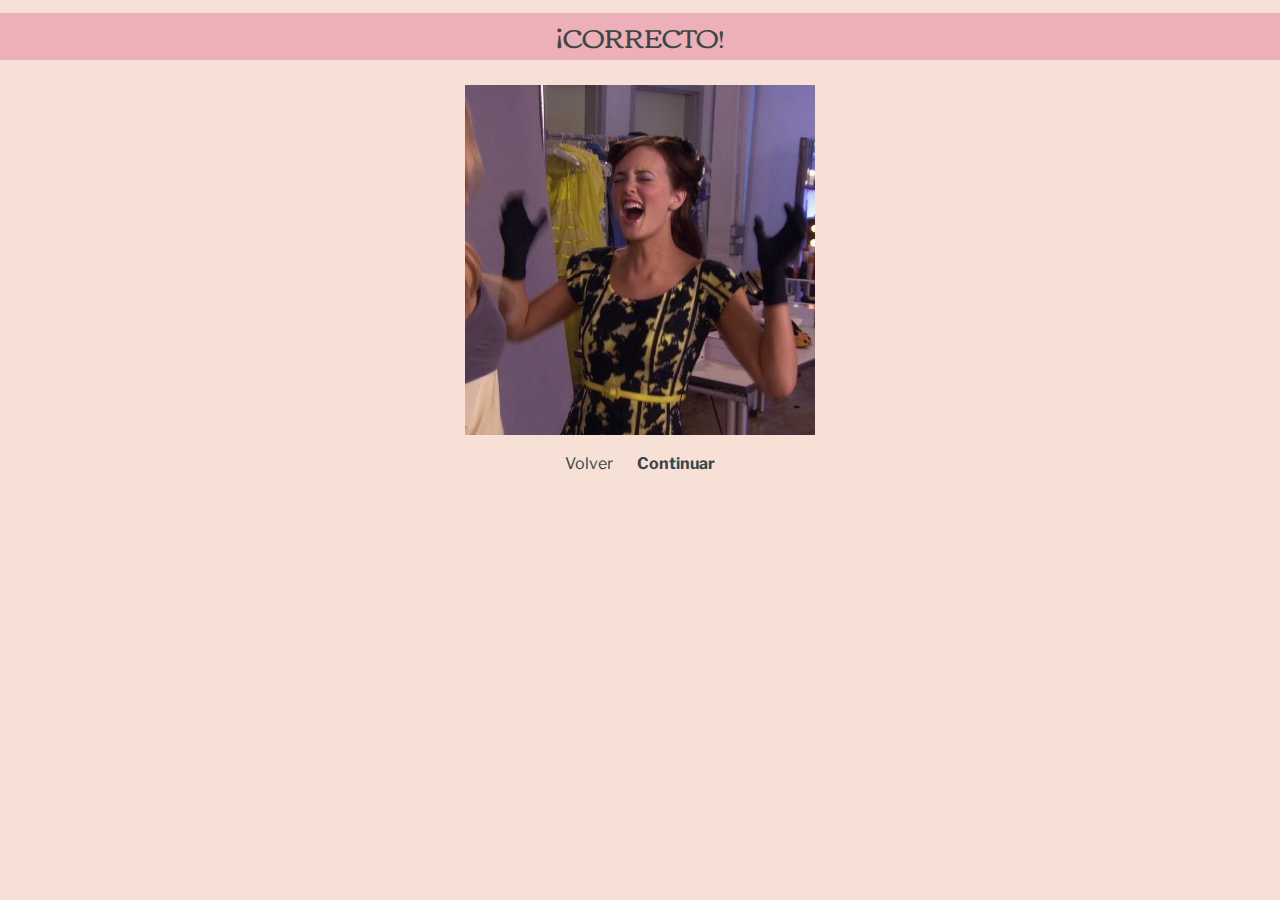
<file: Identikit/correcto2.html>
<!DOCTYPE html> 
<html lang="es">
<head>
    <meta charset="UTF-8">
    <meta name="viewport" content="width=device-width, initial-scale=1.0">
    <title>Mi Página Web</title>
    <link rel="icon" href="icono/icon3.png" type="image/png">
    <link href="https://fonts.googleapis.com/css2?family=Libre+Franklin:ital,wght@0,100..900;1,100..900&display=swap" rel="stylesheet">
    <link rel="preconnect" href="https://fonts.googleapis.com">
    <link rel="preconnect" href="https://fonts.gstatic.com" crossorigin>
    <link href="https://fonts.googleapis.com/css2?family=Cormorant+Infant:ital,wght@0,300..700;1,300..700&display=swap" rel="stylesheet">
    <link rel="preconnect" href="https://fonts.googleapis.com">
    <link rel="preconnect" href="https://fonts.gstatic.com" crossorigin>
    <link href="https://fonts.googleapis.com/css2?family=Corben:wght@400;700&display=swap" rel="stylesheet">
    <link rel="stylesheet" href="styles.css">
</head>
<body>
<h1 class="gossiptitle">¡CORRECTO!</h1>
<img class="imgquiz2" src="imagenes/correcto2.jpg" alt="movies" width="350";"> <br>
<p class="pquiz"><a href="gossip 2.html">Volver</a></p>
<p style="font-weight: bold;" class="pquiz"><a href="gossip 3.html">Continuar</a></p>
</body>
</html>
</file>
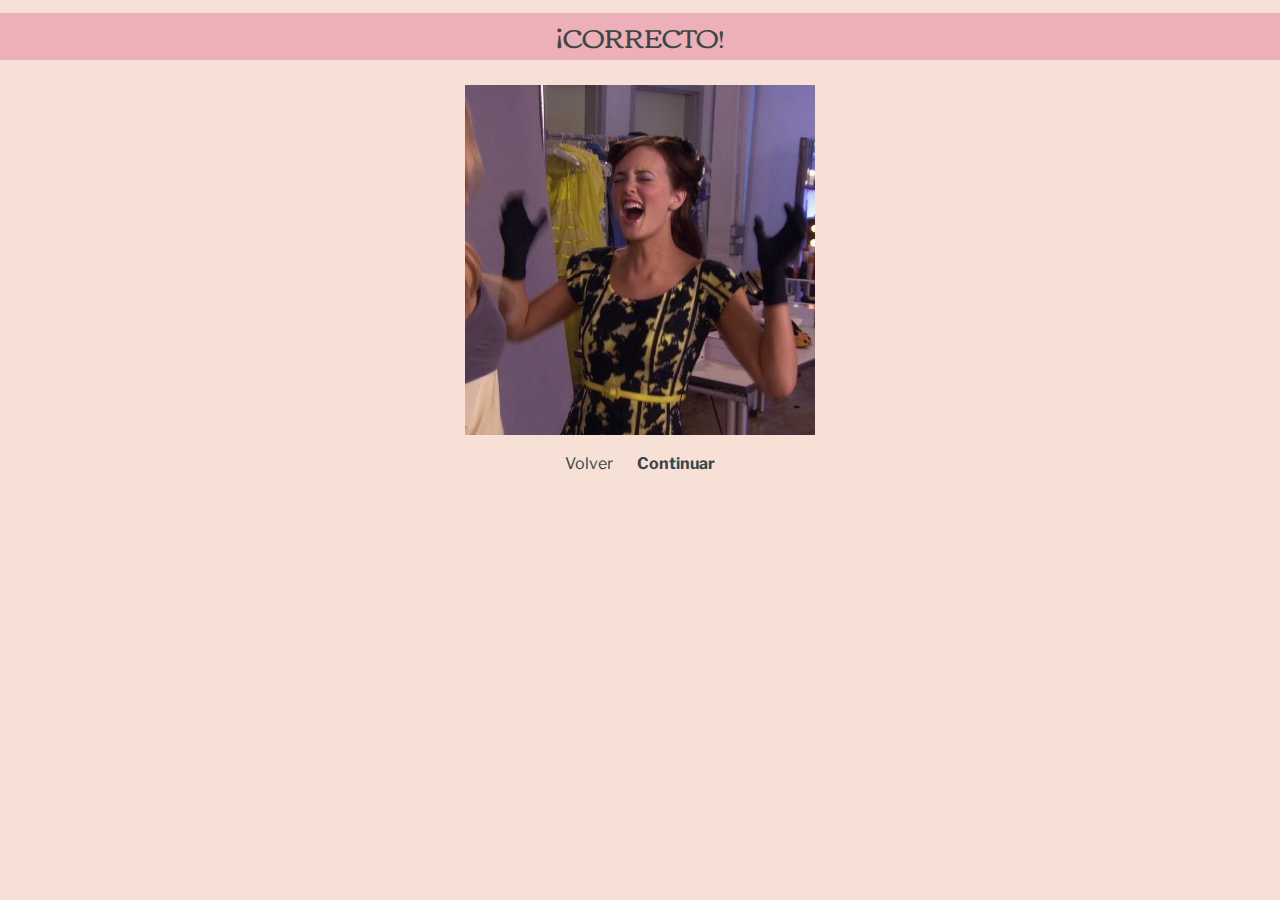
<file: Identikit/correcto3.html>
<!DOCTYPE html> 
<html lang="es">
<head>
    <meta charset="UTF-8">
    <meta name="viewport" content="width=device-width, initial-scale=1.0">
    <title>Mi Página Web</title>
    <link rel="icon" href="icono/icon3.png" type="image/png">
    <link href="https://fonts.googleapis.com/css2?family=Libre+Franklin:ital,wght@0,100..900;1,100..900&display=swap" rel="stylesheet">
    <link rel="preconnect" href="https://fonts.googleapis.com">
    <link rel="preconnect" href="https://fonts.gstatic.com" crossorigin>
    <link href="https://fonts.googleapis.com/css2?family=Cormorant+Infant:ital,wght@0,300..700;1,300..700&display=swap" rel="stylesheet">
    <link rel="preconnect" href="https://fonts.googleapis.com">
    <link rel="preconnect" href="https://fonts.gstatic.com" crossorigin>
    <link href="https://fonts.googleapis.com/css2?family=Corben:wght@400;700&display=swap" rel="stylesheet">
    <link rel="stylesheet" href="styles.css">
</head>
<body>
<h1 class="gossiptitle">¡CORRECTO!</h1>
<img class="imgquiz2" src="imagenes/correcto2.jpg" alt="movies" width="350";"> <br>
<p class="pquiz"><a href="gossip 3.html">Volver</a></p>
<p style="font-weight: bold;" class="pquiz"><a href="gossip 4.html">Continuar</a></p>
</body>
</html>
</file>
<file: styles.css>
body{
    margin: 0; margin-bottom: 2%;
    background-color: pink;
    text-align: center;
    background-image: url(imagenes/wallpaper\ 6.png);
    background-size: cover;
    font-family: "Cabin", sans-serif;font-optical-sizing: auto;font-style: normal;
}
*{
    margin: 0;
    padding: 0;
}
.profile {
    width: 100px;
    border-radius: 100px;
    margin-top: 37px; margin-bottom: 10px;
}
header ul li {
    display: inline;
}
nav {
    margin-top: 18px;
}
nav li {
    margin-bottom: 20px;
}
nav a {
    display: inline-block;
    width: 400px;
    padding: 15px 0;
    text-align: center;
    background-color: rgb(227, 207, 203);
    border-radius: 25px;
    font-weight: 500;
    transition: all 0.2s ease-in-out;
}
nav a:link,
nav a:visited{
    text-decoration: none;color: rgb(110, 74, 67)
}
nav a:hover {
    color: rgb(114, 8, 35);
    transform: scale(1.03);
}
header a{
    display: inline-block; /* necesario para que funcione transform */
    transition: transform 0.2s ease-in-out;
}
header a:hover{
    transform: scale(1.1);
}
header h1 {
    color: wheat;font-size: 150%;font-weight: 200;margin-bottom: 2px;
}
header h2{
    color: wheat;font-size: 130%;font-weight: 200;
}
ul li img{
    margin-top: 10px;margin-bottom: 0px;margin-right: 10px;
}
a{
    text-decoration: none;
}
</file>
<file: Blog Personal/styles.css>
*{
    margin: 0;
    padding: 0;
}
header{
    display: flex;
    flex-direction: row;
    flex-wrap: wrap;
    justify-content: space-between;
    align-items: center;
    margin-top: 5px;
}
header div{
    display: flex;
    align-items: center;
    gap: 12px;
    margin-left: 45px;
}
header img{
    display: inline;
}
header h1{
    color: rgb(53, 53, 53);
    font-family: "Cormorant Garamond", serif;font-optical-sizing: auto;font-weight: 600;font-style: normal;font-size: 180%;
}
header nav{
    margin-left: 50px;margin-right: 50px;
}
header nav ul {
    display: flex;
    gap: 20px;
}
header nav li {
    list-style: none;
}
header nav a:link,
header nav a:visited{
    font-family: "Montserrat", sans-serif;font-optical-sizing: auto;font-weight: 370;font-style: normal;
    text-decoration: none;
    color: rgb(53, 53, 53);
}
header nav a:hover{
    color: rgb(196, 126, 126);
    font-family: "Montserrat", sans-serif;font-optical-sizing: auto;font-weight: 500;font-style: normal;
}

/* ARTICULOS DESTACADOS */
.main_image{
    background-image: url(imagenes/header.png);
    background-size: cover;
    display: flex;
    justify-content: center;
    align-items: center;
    text-align: center;
    min-height: 60vh;
}
.main_image h1{
    font-family: "Cormorant Garamond", serif;font-optical-sizing: auto;font-style: normal;
    font-weight: 300;font-size: 300%;
    margin-bottom: 20px; color: rgb(53, 53, 53);

}
.main_image p{
    font-family: "Montserrat", sans-serif;font-optical-sizing: auto;font-weight: 330;font-style: normal;
    font-size: 130%; 
    color: rgb(53, 53, 53);
    margin-bottom: 35px;
}
.main_image a:link,
.main_image a:visited{
    display: inline-block;
    width: 240px;
    padding: 15px 0px;
    text-align: center;
    background-color: rgb(212, 165, 165);
    border-radius: 25px;
    font-weight: 500;
    transition: all 0.2s ease-in-out;
    text-decoration: none;
    color: white; font-size: 100%;
    font-family: "Montserrat", sans-serif;font-optical-sizing: auto;font-weight: 500;font-style: normal;
}
.main_image a:hover{
    transform: scale(1.05);
}
.main_image div{
    display: flex;
    flex-direction: column;
    align-items: center;
}
.ultimos_arts{
    text-align: center;
    margin-top: 60px;
    margin-bottom: 60px;
}
.ultimos_arts h2{
    font-family: "Cormorant Garamond", serif;font-optical-sizing: auto;font-style: normal;
    font-weight: 250;font-size: 180%;color: rgb(53, 53, 53);
}
.articulos{
    display: flex;
    flex-wrap: wrap;
    justify-content: center;
    gap: 40px;
    margin-top: 50px;
}
.card{
    background-color: white;
    border-radius: 12px;
    box-shadow: 0 12px 12px rgba(0, 0, 0, 0.05);
    max-width: 475px;
    display: flex;
    flex-direction: column;
    transition: transform 0.3s ease-in-out;
}
.articulos article:hover{
    transform: scale(1.02);
}
.articulos img{
    border-radius: 6px;
}
.card .tema{
    font-family: "Montserrat", sans-serif;font-optical-sizing: auto;font-weight: 400;font-style: normal;
    text-align: left;font-size: 90%;color: rgb(107, 114, 128);
    margin-left: 25px;margin-top: 20px;margin-bottom: 15px;margin-right: 25px;
}
.card h3{
    font-family: "Cormorant Garamond", serif;font-optical-sizing: auto;font-style: normal;
    font-weight: 500;font-size: 130%;color: rgb(53, 53, 53);
    margin-left: 25px;text-align: left;margin-right: 25px;
}
.card p{
    font-family: "Montserrat", sans-serif;font-optical-sizing: auto;font-weight: 350;font-style: normal;
    text-align: left;font-size: 95%;color: rgb(53, 53, 53);
    margin-left: 25px;margin-top: 15px;margin-bottom: 25px;margin-right: 25px
}
.card a{
    font-family: "Montserrat", sans-serif;font-optical-sizing: auto;font-weight: 500;font-style: normal;
    text-align: left;font-size: 98%;color: rgb(212, 165, 165);
    margin-left: 25px;margin-bottom: 40px;margin-right: 25px;
    text-decoration: none;
}

/* ESTACIONES ARTICULOS */
.estaciones{
    text-align: center;
    background-color: rgb(253, 248, 245);
    padding-bottom: 70px;
}
.estaciones h2{
    font-family: "Cormorant Garamond", serif;font-optical-sizing: auto;font-style: normal;
    font-weight: 250;font-size: 180%;color: rgb(53, 53, 53);
    padding-top: 60px;
}
.estaciones p{
    font-family: "Montserrat", sans-serif;font-optical-sizing: auto;font-weight: 350;font-style: normal;
    font-size: 100%;color: rgb(53, 53, 53);margin-top: 20px;margin-bottom: 40px;
}
.estaciones div{
    display: flex;
    flex-wrap: wrap;
    justify-content: center;
    gap: 25px;
    
}
.cards_estaciones {
    background-color: white;
    border-radius: 5px;
    box-shadow: 0 6px 20px rgba(0,0,0,0.08);
    width: 250px;
    padding: 50px;
    display: flex;
    flex-direction: column;
    align-items: center;
    padding-top: 25px;padding-bottom: 25px;
}
.cards_estaciones h3{
    font-family: "Cormorant Garamond", serif;font-optical-sizing: auto;font-style: normal;
    font-weight: 500;font-size: 130%;color: rgb(53, 53, 53);margin-bottom: 0px;
}
.cards_estaciones p{
    font-family: "Montserrat", sans-serif;font-optical-sizing: auto;font-weight: 350;font-style: normal;
    font-size: 100%;color: rgb(53, 53, 53);margin-top: 0px;margin-bottom: 0px;
}
.cards_estaciones a{
  display: block;
  padding: 10px 50px;
  border-radius: 25px;
  text-decoration: none;
  color: rgb(53, 53, 53);
  font-family: "Montserrat", sans-serif;font-optical-sizing: auto;font-weight: 450;font-style: normal;
}

/* FORMULARIO DE CONTACTO */
.formulario{
    text-align: center;
    background-color: rgb(240, 245, 253);
    padding: 50px;
    min-height: 55vh;
    display: flex;
    justify-content: center;
}
.formulario div{
    background-color: white;
    border-radius: 5px;
    box-shadow: 0 6px 20px rgba(0,0,0,0.08);
    width: 30vw;
    padding: 40px 40px;
    display: flex;
    flex-direction: column;
    align-items: center;
}
.formulario h2{
    font-family: "Cormorant Garamond", serif;font-optical-sizing: auto;font-style: normal;
    font-weight: 500;font-size: 160%;color: rgb(53, 53, 53);margin-bottom: 20px;
}
.formulario h3{
    font-family: "Montserrat", sans-serif;font-optical-sizing: auto;font-weight: 350;font-style: normal;
    font-size: 100%;color: rgb(53, 53, 53);margin-bottom: 28px;  
}
.form {
    font-family: "Montserrat", sans-serif;font-optical-sizing: auto;font-weight: 400;font-style: normal;
    font-size: 95%;color: rgb(146, 148, 153);
    width: 30vw;
    padding: 12px 0px;
    text-align: center;
    border: 2px;
    border-color: rgb(231, 228, 228);
    border-style: solid;
    border-radius: 5px;
    margin-bottom: 10px;
}
.formulario a{
    font-family: "Montserrat", sans-serif;font-optical-sizing: auto;font-weight: 500;font-style: normal;
    font-size: 95%;color: rgb(146, 148, 153);
    width: 30vw;
    padding: 12px 0px;
    text-align: center;
    background-color: rgb(212, 165, 165); color: white;
    border-radius: 5px;
    margin-top: 28px;
    text-decoration: none;
}
.formulario a:hover{
    background-color: rgb(200, 144, 144)
}

/* FOOTER */
footer{
    display: flex;
    flex-direction: row;
    flex-wrap: wrap;
    justify-content: space-between;
    align-items: center;
    margin-top: 5px;
    min-height: 20vh;
}
footer div{
    display: flex;
    align-items: center;
    gap: 12px;
    margin-left: 45px;
}
footer h1{
    color: rgb(53, 53, 53);
    font-family: "Cormorant Garamond", serif;font-optical-sizing: auto;font-weight: 500;font-style: normal;font-size: 180%;
}
footer nav{
    margin-left: 50px;margin-right: 50px;
}
footer nav ul {
    display: flex;
    gap: 20px;
}
footer nav li {
    list-style: none;
}
footer nav a:link,
footer nav a:visited{
    font-family: "Montserrat", sans-serif;font-optical-sizing: auto;font-weight: 370;font-style: normal;
    text-decoration: none;
    color: rgb(53, 53, 53);
}
footer nav a:hover{
    color: rgb(196, 126, 126);
    font-family: "Montserrat", sans-serif;font-optical-sizing: auto;font-weight: 500;font-style: normal;
}


/* ARTICULO 1 */
.article_image{
    background-image: url(imagenes/header.png);
    background-size: cover;
    display: flex;
    justify-content: center;
    align-items: center;
    text-align: center;
    min-height: 40vh;
}
.article_image p{
    font-family: "Montserrat", sans-serif;font-optical-sizing: auto;font-weight: 400;font-style: normal;
    font-size: 90%;color: rgb(107, 114, 128);
    margin-top: 20px;margin-bottom: 15px;
}
.article_image h1{
        font-family: "Cormorant Garamond", serif;font-optical-sizing: auto;font-style: normal;
    font-weight: 300;font-size: 300%;
    margin-bottom: 20px; color: rgb(53, 53, 53);
}
.article1{
    display: flex;
    flex-wrap: wrap;
    justify-content: center;
    padding: 50px 150px;
    background-color: rgb(253, 248, 245);
}
.text1{
    background-color: white;
    border-radius: 5px;
    box-shadow: 0 6px 20px rgba(0,0,0,0.08);
    width: 60vw;
    padding: 60px 60px;
    display: flex;
    flex-direction: column;
    align-items: left;
}
.text1 p{
    margin-bottom: 15px;margin-top: 15px;
    font-family: "Montserrat", sans-serif;font-optical-sizing: auto;font-weight: 400;font-style: normal;
    font-size: 105%;color: rgb(53, 53, 53);
}
.text1 h3{
    font-family: "Cormorant Garamond", serif;font-optical-sizing: auto;font-style: normal;
    font-weight: 700;font-size: 160%; color: rgb(151, 94, 94);margin-top: 15px;
}
.text1 li{
    margin-bottom: 15px;margin-top: 10px;margin-left: 50px;
    font-family: "Montserrat", sans-serif;font-optical-sizing: auto;font-weight: 400;font-style: normal;
    font-size: 105%;color: rgb(53, 53, 53);
}
.sidney{
    display: flex;
    gap: 50px;
    margin-top: 20px;
    margin-bottom: 20px;
}
.text1 img{
    border-radius: 12px;margin-top: 10px;margin-bottom: 10px;margin-left: 5px;
}
.madeby{
    background-color: white;
    border-radius: 5px;
    box-shadow: 0 6px 20px rgba(0,0,0,0.08);
    width: 60vw;
    padding: 35px 35px;
    display: flex;
    flex-direction: column;
    align-items: left;
}
.madeby p{
    font-family: "Montserrat", sans-serif;font-optical-sizing: auto;font-weight: 400;font-style: normal;
    font-size: 100%;color: rgb(107, 114, 128);
}
.madeby h3{
    font-family: "Cormorant Garamond", serif;font-optical-sizing: auto;font-style: normal;
    font-weight: 700;font-size: 160%; color: rgb(53, 53, 53);margin-top: 15px;
}
</file>
<file: Identikit/styles.css>
body{
    margin: 0; margin-bottom: 2%;
    background-color: rgb(247, 225, 215);
    text-align: center;
}
h1{
    background-color: rgb(237, 175, 184);
    color: rgb(60, 70, 71);
    font-family: 'Corben', serif;font-weight: 500;font-style: normal;font-size: 160%;
    margin-bottom: 0%;margin-top: 0%;
}
h2 {
    color: rgb(201, 127, 137);
    margin-top: 15px;margin-bottom: 5px;
    font-family: "Corben", serif;font-weight: 400;font-style: normal;font-size: 130%;
}
h3 {
    margin: 0;
    color: rgb(201, 127, 137);
    font-family: "Corben", serif;font-weight: 400;font-style: normal;font-size: 130%;
}
p{
    color: rgb(60, 70, 71);
    font-family: 'Libre Franklin', sans-serif;font: weight 600px;font-style: normal;font-size: 100%;
}
li{
    display: inline;
    color: rgb(60, 70, 71);
    font-family: 'Corben', serif;font-weight: 500;font-style: normal;font-size: 110%;
    margin-right: 30px;
}
nav{
    background-color: rgb(237, 175, 184);
    text-align: center;
    margin-top: 0%;margin-bottom: 0%;
}
a{
    text-decoration: none;
    color: rgb(60, 70, 71);
}
ul{
    margin: 0%;padding: 0%;
}
.linea{
    height: 2px;
    background-color: rgb(201, 127, 137);
    margin: 0;
}
.reseñas{
    text-decoration: none;
    color: rgb(199, 93, 109);
    font-weight: bold;
}
.tabletitle{
    color: rgb(201, 127, 137);
    background-color: transparent;
    height: 60px;
    line-height: 60px;
    margin: 0%;
    font-size: 180%;
}
table{
    margin-top: 2%;
    margin-bottom: 2%;
    text-align: center;
}
.quiztitle{
    background-color: rgb(237, 175, 184);
    color: rgb(60, 70, 71);
    font-family: 'Corben', serif;font-weight: 500;font-style: normal;font-size: 140%;
    margin-bottom: 0%;margin: 0%;
    width: 12%;
    height: 40px;line-height: 40px;
}
.imgquiz{
    margin-right: 15px;
}
.imgquiz2{
    margin-bottom: 15px
}
.gossiptitle{
    background-color: rgb(237, 175, 184);
    color: rgb(60, 70, 71);
    font-family: 'Corben', serif;font-weight: 500;font-style: normal;font-size: 160%;
    margin-bottom: 2%;margin-top: 1%;
}
.pquiz{
    display: inline;
    margin-left: 10px;margin-right:10px;
    text-align: center;
}
.bodyplaylist{
    margin: 0;
    padding: 0;
    margin-top: 0%;
}
aside{
    background-color: rgb(47, 73, 77);
    display: inline-block;
    width: 20%;
    height: 480px;
    vertical-align: top;
    text-align: center;
}
section{
    background-color: rgb(247, 225, 215);
    display: inline-block;
    width: 80%;
    height:480px;
    margin-top: 0;
}
footer{
    background-color: rgb(237, 175, 184);
    height: 50px;
    text-align: center;
}
iframe{
    display: inline;margin-bottom: 5px;
}
.pbeige{
    color: rgb(247, 225, 215);
    font-family: 'Libre Franklin', sans-serif;font: weight 600px;font-style: normal;font-size: 80%;
    margin-top: 10px;
    display: block;
}
.h2playlist {
    color: rgb(60, 70, 71);
    margin-top: 10px;margin-bottom: 10px;
    font-family: "Corben", serif;font-weight: 400;font-style: normal;font-size: 140%;
}
.h2beige {
    color: rgb(247, 225, 215);
    margin-top: 10px;margin-bottom: 5px;
    font-family: "Corben", serif;font-weight: 400;font-style: normal;font-size: 120%;
}
</file>
